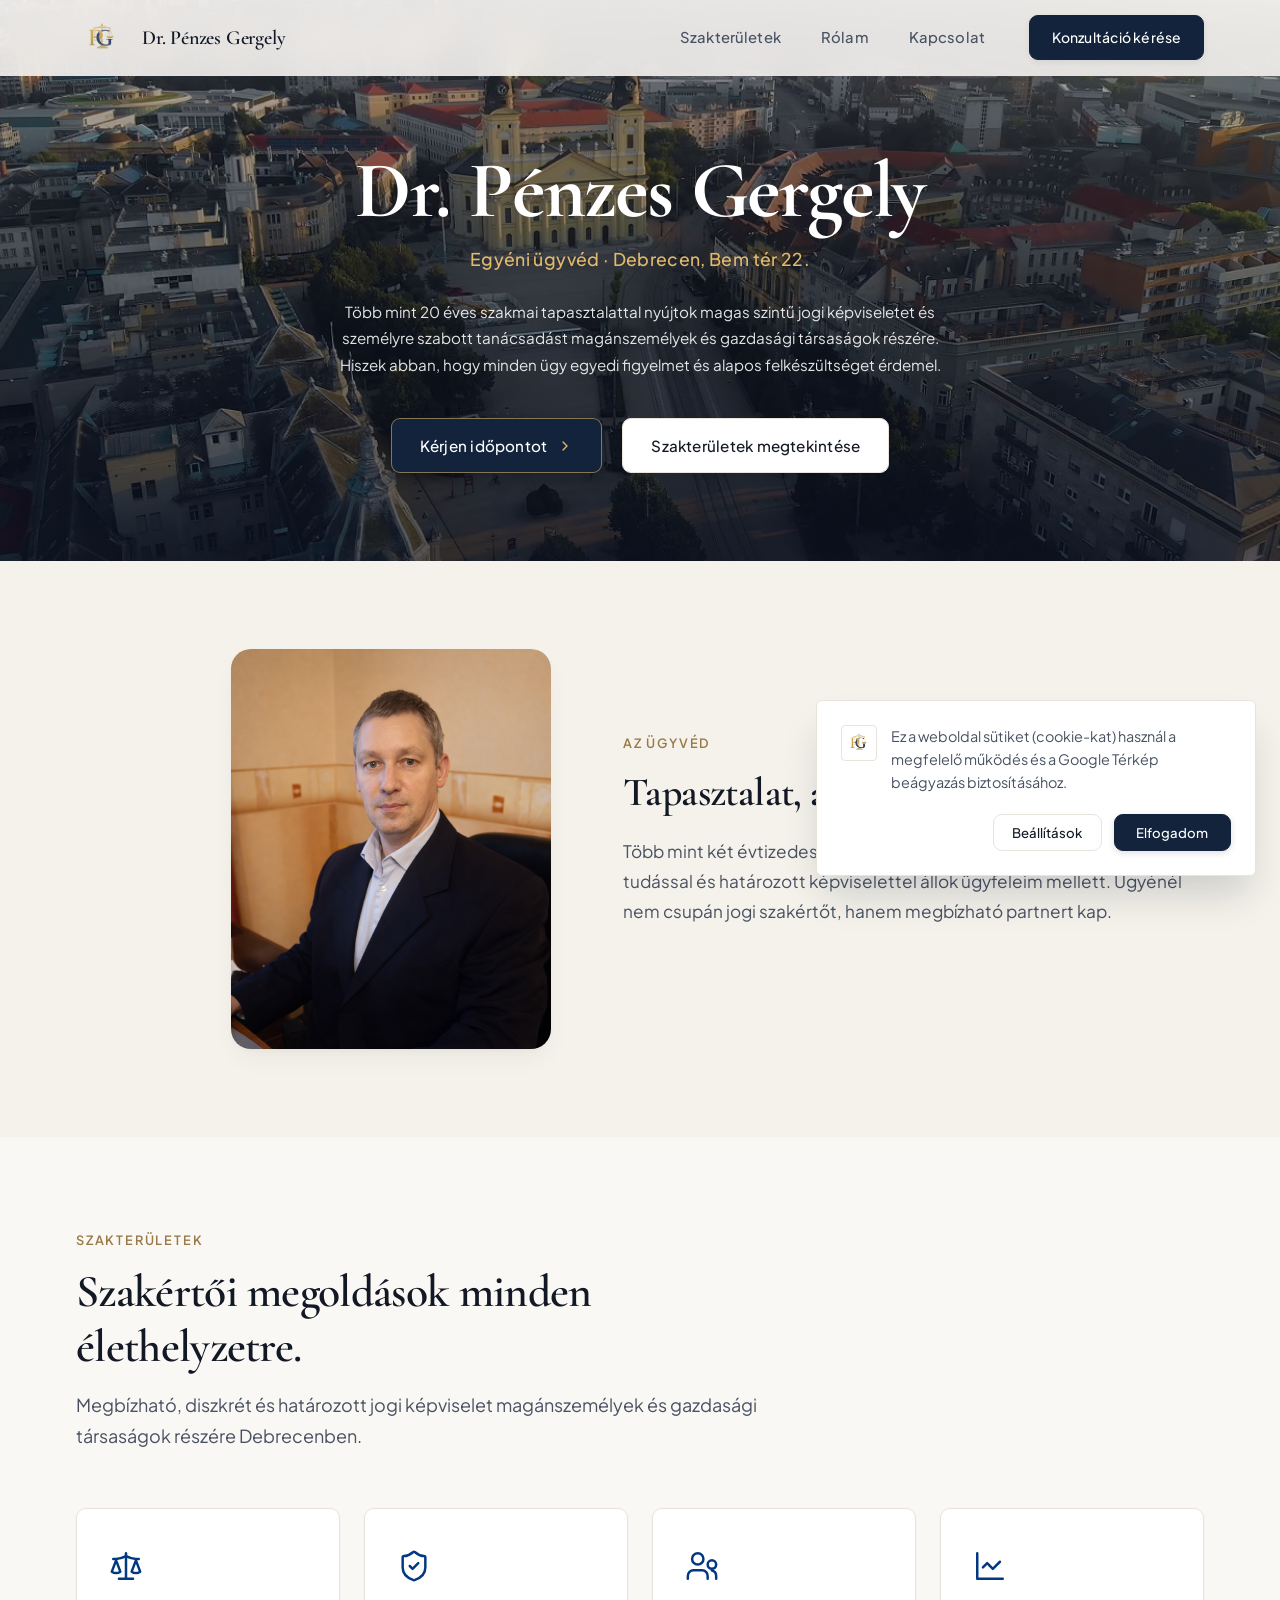
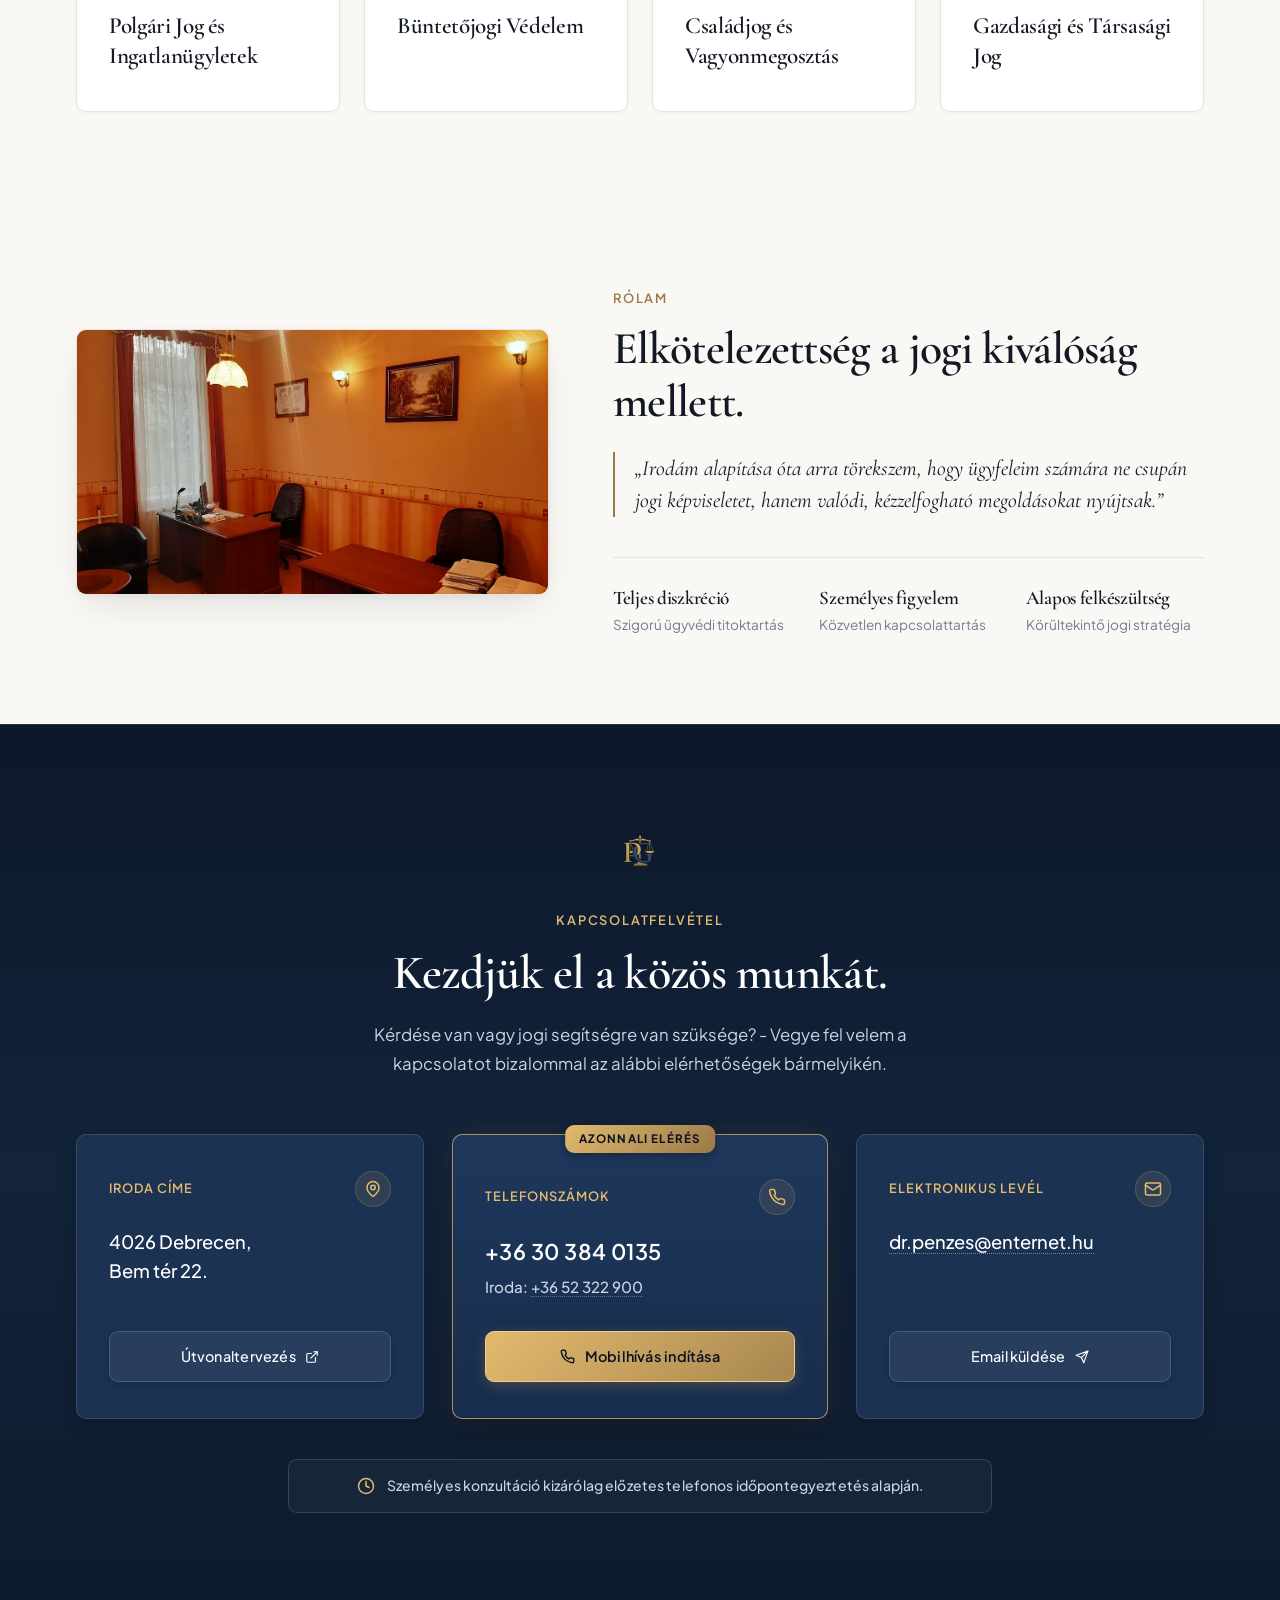
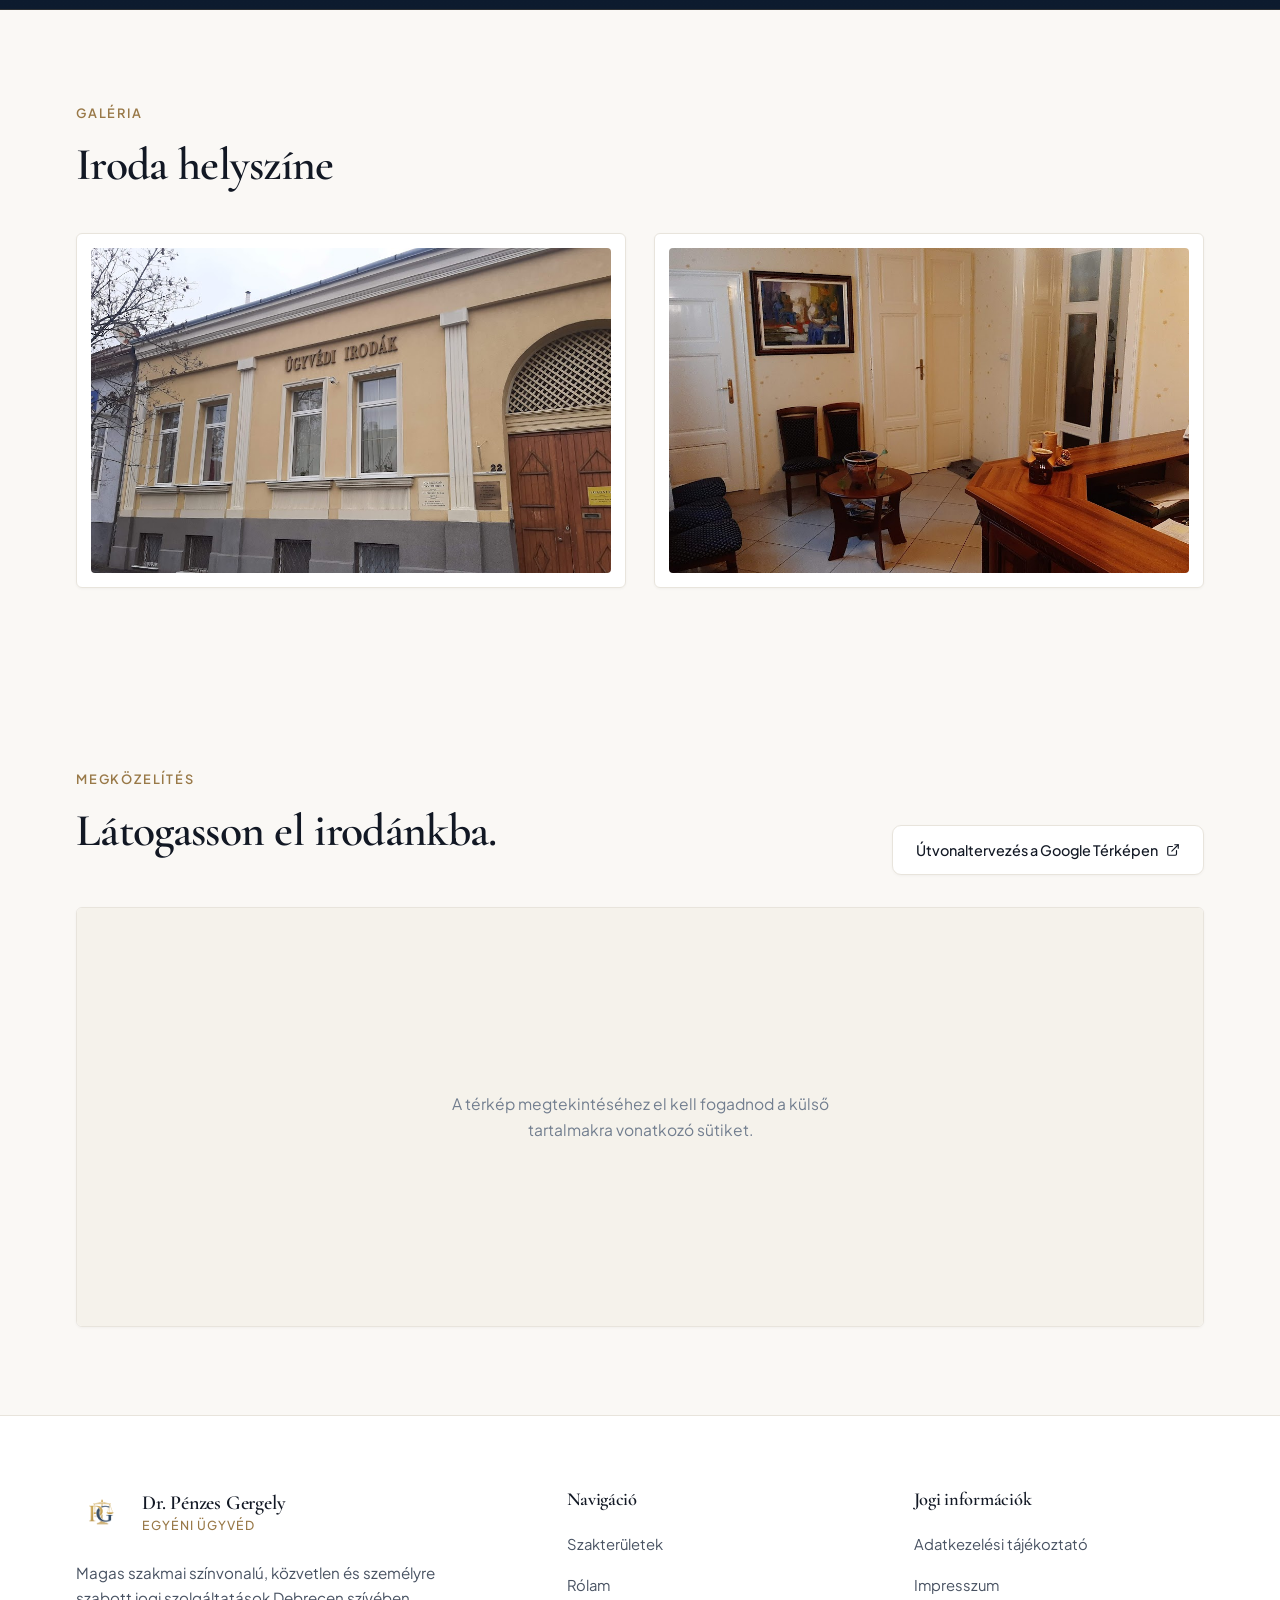
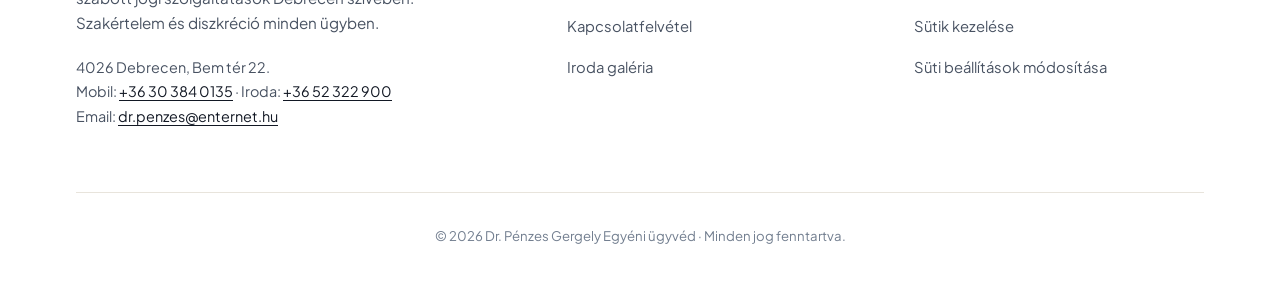
<file: index.html>
<!doctype html>
<html lang="hu">

<head>
  <meta charset="UTF-8" />
  <meta name="viewport" content="width=device-width, initial-scale=1.0" />
  <title>Dr. Pénzes Gergely egyéni ügyvéd · Debrecen</title>
  <meta name="description"
    content="Több mint 20 éves tapasztalattal rendelkező egyéni ügyvéd Debrecenben. Polgári jog, büntetőjog, családjog és gazdasági jogi tanácsadás és peres képviselet." />
  <link rel="canonical" href="https://drpenzesugyved.hu/">
  <link rel="icon" type="image/png" href="./img/favicon.png" sizes="96x96">

  <link rel="stylesheet" href="./src/fonts.css">
  <link rel="stylesheet" href="./src/index.css">

</head>

<body>
  <!-- Felső Navigációs Sáv -->
  <header>
    <nav class="navbar" aria-label="Fő navigáció">
      <div class="container navbar-container">
        <a href="./index.html" class="logo" aria-label="Dr. Pénzes Gergely ügyvéd kezdőlap">
          <img src="./img/logo.png" alt="Dr. Pénzes Gergely logó" class="logo-icon-img" width="52" height="52">
          <span class="logo-name">Dr. Pénzes Gergely</span>
        </a>

        <!-- Asztali Navigáció -->
        <div class="nav-links">
          <a href="#szakterületek" class="nav-link">Szakterületek</a>
          <a href="#rólam" class="nav-link">Rólam</a>
          <a href="#kapcsolat" class="nav-link">Kapcsolat</a>



          <a href="#kapcsolat" class="btn-consult">Konzultáció kérése</a>
        </div>

        <!-- Mobil Menü Gomb -->
        <button type="button" id="mobile-menu-toggle" class="mobile-toggle" aria-controls="mobile-menu"
          aria-expanded="false" aria-label="Menü megnyitása">
          <span class="mobile-toggle-icons" aria-hidden="true">
            <svg id="menu-icon" xmlns="http://www.w3.org/2000/svg" width="22" height="22" viewBox="0 0 24 24"
              fill="none" stroke="currentColor" stroke-width="2" stroke-linecap="round" stroke-linejoin="round"
              class="mobile-toggle-icon">
              <line x1="4" x2="20" y1="12" y2="12" />
              <line x1="4" x2="20" y1="6" y2="6" />
              <line x1="4" x2="20" y1="18" y2="18" />
            </svg>
            <svg id="close-icon" xmlns="http://www.w3.org/2000/svg" width="22" height="22" viewBox="0 0 24 24"
              fill="none" stroke="currentColor" stroke-width="2" stroke-linecap="round" stroke-linejoin="round"
              class="mobile-toggle-icon hidden">
              <path d="M18 6 6 18" />
              <path d="m6 6 12 12" />
            </svg>
          </span>
        </button>
      </div>

      <!-- Mobil Menü Legördülő -->
      <div id="mobile-menu" class="mobile-menu" aria-label="Mobil navigáció">
        <a href="#szakterületek" class="mobile-nav-link">Szakterületek</a>
        <a href="#rólam" class="mobile-nav-link">Rólam</a>
        <a href="#kapcsolat" class="mobile-nav-link">Kapcsolat</a>

        <a href="#kapcsolat" class="btn-mobile-consult">Konzultáció kérése</a>
      </div>
    </nav>
  </header>

  <main>
    <!-- Hero Szekció -->
    <section class="hero" aria-labelledby="hero-heading">
      <!-- Háttérvideó és elegáns átmeneti réteg -->
      <div class="hero-video-bg" aria-hidden="true">
        <video class="hero-video" autoplay muted loop playsinline preload="auto" poster="./img/hero-video-poster.jpg">
          <source src="./Debrecen.mp4" type="video/mp4">
        </video>
        <div class="hero-video-overlay"></div>
      </div>

      <div class="container">
        <div class="hero-grid">
          <div class="hero-content reveal">

            <h1 class="hero-title" id="hero-heading">
              Dr. Pénzes Gergely
            </h1>
            <p class="hero-role">Egyéni ügyvéd · Debrecen, Bem tér 22.</p>
            <p class="hero-desc">
              Több mint 20 éves szakmai tapasztalattal nyújtok magas szintű jogi képviseletet és személyre szabott
              tanácsadást magánszemélyek és gazdasági társaságok részére. Hiszek abban, hogy minden ügy egyedi figyelmet
              és alapos felkészültséget érdemel.
            </p>

            <div class="hero-actions">
              <a href="#kapcsolat" class="btn-primary">
                Kérjen időpontot
                <svg xmlns="http://www.w3.org/2000/svg" width="16" height="16" viewBox="0 0 24 24" fill="none"
                  stroke="currentColor" stroke-width="2" stroke-linecap="round" stroke-linejoin="round"
                  class="btn-primary-icon" aria-hidden="true">
                  <path d="m9 18 6-6-6-6" />
                </svg>
              </a>
              <a href="#szakterületek" class="btn-secondary">Szakterületek megtekintése</a>
            </div>
          </div>

        </div>
      </div>
    </section>

    <!-- Portré Szekció -->
    <section class="portrait-section" aria-labelledby="portrait-heading">
      <div class="container">
        <div class="portrait-grid">
          <!-- Portré kép -->
          <div class="portrait-image-wrap reveal">
            <div class="portrait-image-inner">
              <img class="portrait-image" src="./img/kozeliuj.png" alt="Dr. Pénzes Gergely egyéni ügyvéd portréja"
                width="600" height="750">
            </div>
          </div>

          <!-- Tartalom -->
          <div class="portrait-content reveal">
            <span class="portrait-tagline">Az ügyvéd</span>
            <h2 class="portrait-title" id="portrait-heading">Tapasztalat, amelyre számíthat.</h2>
            <p class="portrait-desc">
              Több mint két évtizedes joggyakorlat során megszerzett mély jogi tudással és határozott képviselettel
              állok ügyfeleim mellett. Ügyénél nem csupán jogi szakértőt, hanem megbízható partnert kap.
            </p>

          </div>
        </div>
      </div>
    </section>

    <!-- Szakterületek (Elegáns Szerkesztőségi Rács) -->
    <section id="szakterületek" class="section" aria-labelledby="szakteruletek-heading">
      <div class="container">
        <div class="section-header reveal">
          <span class="section-tagline">Szakterületek</span>
          <h2 class="section-title" id="szakteruletek-heading">Szakértői megoldások minden élethelyzetre.</h2>
          <p class="section-desc">Megbízható, diszkrét és határozott jogi képviselet magánszemélyek és gazdasági
            társaságok részére Debrecenben.</p>
        </div>

        <div class="practice-grid reveal">
          <!-- 1. Polgári Jog -->
          <div class="practice-card">
            <svg xmlns="http://www.w3.org/2000/svg" width="30" height="30" viewBox="0 0 24 24" fill="none"
              stroke="currentColor" stroke-width="1.75" stroke-linecap="round" stroke-linejoin="round"
              class="practice-icon" aria-hidden="true">
              <path d="m16 16 3-8 3 8c-.87.65-1.92 1-3 1s-2.13-.35-3-1Z" />
              <path d="m2 16 3-8 3 8c-.87.65-1.92 1-3 1s-2.13-.35-3-1Z" />
              <path d="M7 21h10" />
              <path d="M12 3v18" />
              <path d="M3 7h2c2 0 5-1 7-2 2 1 5 2 7 2h2" />
            </svg>
            <h3 class="practice-title">Polgári Jog és Ingatlanügyletek</h3>
          </div>

          <!-- 2. Büntetőjog -->
          <div class="practice-card">
            <svg xmlns="http://www.w3.org/2000/svg" width="30" height="30" viewBox="0 0 24 24" fill="none"
              stroke="currentColor" stroke-width="1.75" stroke-linecap="round" stroke-linejoin="round"
              class="practice-icon" aria-hidden="true">
              <path
                d="M20 13c0 5-3.5 7.5-7.66 8.95a1 1 0 0 1-.67-.01C7.5 20.5 4 18 4 13V6a1 1 0 0 1 1-1c2 0 4.5-1.2 6.24-2.72a1.17 1.17 0 0 1 1.52 0C14.51 3.81 17 5 19 5a1 1 0 0 1 1 1z" />
              <path d="m9 12 2 2 4-4" />
            </svg>
            <h3 class="practice-title">Büntetőjogi Védelem</h3>
          </div>

          <!-- 3. Családjog -->
          <div class="practice-card">
            <svg xmlns="http://www.w3.org/2000/svg" width="30" height="30" viewBox="0 0 24 24" fill="none"
              stroke="currentColor" stroke-width="1.75" stroke-linecap="round" stroke-linejoin="round"
              class="practice-icon" aria-hidden="true">
              <path d="M16 21v-2a4 4 0 0 0-4-4H6a4 4 0 0 0-4 4v2" />
              <circle cx="9" cy="7" r="4" />
              <path d="M22 21v-2a4 4 0 0 0-3-3.87" />
              <circle cx="19" cy="11" r="3" />
            </svg>
            <h3 class="practice-title">Családjog és Vagyonmegosztás</h3>
          </div>

          <!-- 4. Gazdasági Jog -->
          <div class="practice-card">
            <svg xmlns="http://www.w3.org/2000/svg" width="30" height="30" viewBox="0 0 24 24" fill="none"
              stroke="currentColor" stroke-width="1.75" stroke-linecap="round" stroke-linejoin="round"
              class="practice-icon" aria-hidden="true">
              <path d="M3 3v18h18" />
              <path d="m19 9-5 5-4-4-3 3" />
            </svg>
            <h3 class="practice-title">Gazdasági és Társasági Jog</h3>
          </div>
        </div>
      </div>
    </section>

    <!-- Rólam Szekció -->
    <section id="rólam" class="section" aria-labelledby="rolam-heading">
      <div class="container">
        <div class="about-editorial">
          <!-- Bal oldal: Iroda Fotó modern keretben -->
          <div class="about-photo-wrapper reveal">
            <div class="about-photo-frame">
              <img src="./img/iroda1.jpg" alt="Dr. Pénzes Gergely Ügyvédi Iroda - Bem tér 22." class="about-photo"
                width="600" height="338">
            </div>
          </div>

          <!-- Jobb oldal: Szakmai Hitvallás és Értékek -->
          <div class="about-content reveal">
            <span class="section-tagline">Rólam</span>
            <h2 class="section-title" id="rolam-heading">
              Elkötelezettség a jogi kiválóság mellett.
            </h2>
            <blockquote class="about-quote">
              „Irodám alapítása óta arra törekszem, hogy ügyfeleim számára ne csupán jogi képviseletet, hanem valódi,
              kézzelfogható megoldásokat nyújtsak.”
            </blockquote>

            <!-- Szakmai alapértékek -->
            <div class="about-pillars">
              <div class="about-pillar-item">
                <h3 class="about-pillar-title">Teljes diszkréció</h3>
                <p class="about-pillar-desc">Szigorú ügyvédi titoktartás</p>
              </div>

              <div class="about-pillar-item">
                <h3 class="about-pillar-title">Személyes figyelem</h3>
                <p class="about-pillar-desc">Közvetlen kapcsolattartás</p>
              </div>

              <div class="about-pillar-item">
                <h3 class="about-pillar-title">Alapos felkészültség</h3>
                <p class="about-pillar-desc">Körültekintő jogi stratégia</p>
              </div>
            </div>
          </div>
        </div>
      </div>
    </section>

    <!-- Kapcsolat Szekció -->
    <section id="kapcsolat" class="contact-section" aria-labelledby="kapcsolat-heading">
      <div class="container">
        <div class="contact-header reveal">
          <div class="contact-header-brand">
            <img src="./img/logo.png" alt="Dr. Pénzes Gergely logó" class="contact-header-logo" width="64" height="64">
          </div>
          <span class="contact-tagline">Kapcsolatfelvétel</span>
          <h2 class="contact-title" id="kapcsolat-heading">Kezdjük el a közös munkát.</h2>
          <p class="contact-desc">
            Kérdése van vagy jogi segítségre van szüksége? - Vegye fel velem a kapcsolatot bizalommal az
            alábbi elérhetőségek bármelyikén.
          </p>

        </div>

        <div class="contact-grid reveal">
          <!-- Iroda Címe -->
          <div class="contact-item-card">
            <div class="contact-item-main">
              <div class="contact-item-top">
                <span class="contact-item-label">Iroda címe</span>
                <div class="contact-item-icon-wrap" aria-hidden="true">
                  <svg xmlns="http://www.w3.org/2000/svg" width="20" height="20" viewBox="0 0 24 24" fill="none"
                    stroke="currentColor" stroke-width="2" stroke-linecap="round" stroke-linejoin="round"
                    class="contact-item-icon">
                    <path d="M20 10c0 6-8 12-8 12s-8-6-8-12a8 8 0 0 1 16 0Z" />
                    <circle cx="12" cy="10" r="3" />
                  </svg>
                </div>
              </div>
              <div class="contact-item-val">
                4026 Debrecen,<br />Bem tér 22.
              </div>
            </div>
            <div class="contact-item-footer">
              <a href="https://www.google.com/maps/dir/?api=1&destination=Debrecen,+Bem+tér+22,+4026" target="_blank"
                rel="noopener noreferrer" class="contact-action-btn">
                <span>Útvonaltervezés</span>
                <svg xmlns="http://www.w3.org/2000/svg" width="14" height="14" viewBox="0 0 24 24" fill="none"
                  stroke="currentColor" stroke-width="2" stroke-linecap="round" stroke-linejoin="round"
                  aria-hidden="true">
                  <path d="M18 13v6a2 2 0 0 1-2 2H5a2 2 0 0 1-2-2V8a2 2 0 0 1 2-2h6" />
                  <polyline points="15 3 21 3 21 9" />
                  <line x1="10" y1="14" x2="21" y2="3" />
                </svg>
              </a>
            </div>
          </div>

          <!-- Telefonszámok (Kiemelt) -->
          <div class="contact-item-card contact-card-featured">
            <div class="contact-card-badge-row">
              <span class="contact-featured-badge">Azonnali elérés</span>
            </div>
            <div class="contact-item-main">
              <div class="contact-item-top">
                <span class="contact-item-label">Telefonszámok</span>
                <div class="contact-item-icon-wrap" aria-hidden="true">
                  <svg xmlns="http://www.w3.org/2000/svg" width="20" height="20" viewBox="0 0 24 24" fill="none"
                    stroke="currentColor" stroke-width="2" stroke-linecap="round" stroke-linejoin="round"
                    class="contact-item-icon">
                    <path
                      d="M22 16.92v3a2 2 0 0 1-2.18 2 19.79 19.79 0 0 1-8.63-3.07 19.5 19.5 0 0 1-6-6 19.79 19.79 0 0 1-3.07-8.67A2 2 0 0 1 4.11 2h3a2 2 0 0 1 2 1.72 12.84 12.84 0 0 0 .7 2.81 2 2 0 0 1-.45 2.11L8.09 9.91a16 16 0 0 0 6 6l1.27-1.27a2 2 0 0 1 2.11-.45 12.84 12.84 0 0 0 2.81.7A2 2 0 0 1 22 16.92z" />
                  </svg>
                </div>
              </div>
              <div class="contact-item-val contact-item-val-featured">
                <span class="contact-phone-highlight"><a href="tel:+36303840135">+36 30 384 0135</a></span>
                <span class="contact-phone-secondary">Iroda: <a href="tel:+3652322900">+36 52 322 900</a></span>
              </div>
            </div>
            <div class="contact-item-footer">
              <a href="tel:+36303840135" class="contact-action-btn contact-action-btn-primary">
                <svg xmlns="http://www.w3.org/2000/svg" width="15" height="15" viewBox="0 0 24 24" fill="none"
                  stroke="currentColor" stroke-width="2.2" stroke-linecap="round" stroke-linejoin="round"
                  aria-hidden="true">
                  <path
                    d="M22 16.92v3a2 2 0 0 1-2.18 2 19.79 19.79 0 0 1-8.63-3.07 19.5 19.5 0 0 1-6-6 19.79 19.79 0 0 1-3.07-8.67A2 2 0 0 1 4.11 2h3a2 2 0 0 1 2 1.72 12.84 12.84 0 0 0 .7 2.81 2 2 0 0 1-.45 2.11L8.09 9.91a16 16 0 0 0 6 6l1.27-1.27a2 2 0 0 1 2.11-.45 12.84 12.84 0 0 0 2.81.7A2 2 0 0 1 22 16.92z" />
                </svg>
                <span>Mobilhívás indítása</span>
              </a>
            </div>
          </div>

          <!-- Email Cím -->
          <div class="contact-item-card">
            <div class="contact-item-main">
              <div class="contact-item-top">
                <span class="contact-item-label">Elektronikus levél</span>
                <div class="contact-item-icon-wrap" aria-hidden="true">
                  <svg xmlns="http://www.w3.org/2000/svg" width="20" height="20" viewBox="0 0 24 24" fill="none"
                    stroke="currentColor" stroke-width="2" stroke-linecap="round" stroke-linejoin="round"
                    class="contact-item-icon">
                    <rect width="20" height="16" x="2" y="4" rx="2" />
                    <path d="m22 7-8.97 5.7a1.94 1.94 0 0 1-2.06 0L2 7" />
                  </svg>
                </div>
              </div>
              <div class="contact-item-val">
                <a href="mailto:dr.penzes@enternet.hu">dr.penzes@enternet.hu</a>
              </div>
            </div>
            <div class="contact-item-footer">
              <a href="mailto:dr.penzes@enternet.hu" class="contact-action-btn">
                <span>Email küldése</span>
                <svg xmlns="http://www.w3.org/2000/svg" width="14" height="14" viewBox="0 0 24 24" fill="none"
                  stroke="currentColor" stroke-width="2" stroke-linecap="round" stroke-linejoin="round"
                  aria-hidden="true">
                  <path d="m22 2-7 20-4-9-9-4Z" />
                  <path d="M22 2 11 13" />
                </svg>
              </a>
            </div>
          </div>
        </div>

        <!-- Ügyfélfogadási megjegyzés -->
        <div class="contact-notice reveal">
          <svg xmlns="http://www.w3.org/2000/svg" width="16" height="16" viewBox="0 0 24 24" fill="none"
            stroke="currentColor" stroke-width="2" stroke-linecap="round" stroke-linejoin="round"
            class="contact-notice-icon" aria-hidden="true">
            <circle cx="12" cy="12" r="10" />
            <polyline points="12 6 12 12 16 14" />
          </svg>
          <span>Személyes konzultáció kizárólag előzetes telefonos időpontegyeztetés alapján.</span>
        </div>
      </div>
    </section>

    <!-- Galéria Szekció -->
    <section class="section office-gallery" id="tovabbikepek" aria-labelledby="galeria-heading">
      <div class="container">
        <div class="section-header reveal" style="margin-bottom: 2.5rem;">
          <span class="section-tagline">Galéria</span>
          <h2 class="section-title" id="galeria-heading">Iroda helyszíne</h2>
        </div>

        <div class="gallery-grid reveal">
          <div class="gallery-card">
            <div class="gallery-media">
              <img src="./img/iroda3.jpg" alt="Dr. Pénzes Gergely ügyvédi iroda épülete - Debrecen, Bem tér 22."
                class="gallery-img" width="600" height="375">
            </div>
          </div>

          <div class="gallery-card">
            <div class="gallery-media">
              <img src="./img/iroda2.jpg" alt="Ügyvédi iroda belső tárgyaló" class="gallery-img" width="600"
                height="375">
            </div>
          </div>
        </div>
      </div>
    </section>

    <!-- Google Térkép Szekció -->
    <section class="section" aria-labelledby="terkep-heading">
      <div class="container">
        <div class="maps-header reveal">
          <div>
            <span class="section-tagline">Megközelítés</span>
            <h2 class="section-title" id="terkep-heading">Látogasson el irodánkba.</h2>
          </div>
          <a href="https://www.google.com/maps/dir/?api=1&destination=Debrecen,+Bem+tér+22,+4026" target="_blank"
            rel="noopener noreferrer" class="maps-link-btn">
            Útvonaltervezés a Google Térképen
            <svg xmlns="http://www.w3.org/2000/svg" width="14" height="14" viewBox="0 0 24 24" fill="none"
              stroke="currentColor" stroke-width="2" stroke-linecap="round" stroke-linejoin="round" aria-hidden="true">
              <path d="M18 13v6a2 2 0 0 1-2 2H5a2 2 0 0 1-2-2V8a2 2 0 0 1 2-2h6" />
              <polyline points="15 3 21 3 21 9" />
              <line x1="10" y1="14" x2="21" y2="3" />
            </svg>
          </a>
        </div>

        <div class="map-card reveal">
          <iframe id="google-map" width="100%" height="100%" style="border:0; display:none;" loading="lazy"
            referrerpolicy="no-referrer-when-downgrade"
            data-src="https://www.google.com/maps/embed?pb=!1m18!1m12!1m3!1d2694.135017415178!2d21.62345678901234!3d47.54123456789012!2m3!1f0!2f0!3f0!3m2!1i1024!2i768!4f13.1!3m3!1m2!1s0x47470e6789abcdef%3A0x123456789abcdef!2zRGVicmVjZW4sIEJlbSB0w6lyIDIyLCA0MDI2!5e0!3m2!1shu!2shu!4v1711554258000"
            allowfullscreen title="Iroda elhelyezkedése a Google Térképen">
          </iframe>
          <div id="map-placeholder">
            <p>A térkép megtekintéséhez el kell fogadnod a külső tartalmakra vonatkozó sütiket.</p>
          </div>
        </div>
      </div>
    </section>
  </main>

  <!-- Klasszikus Elegáns Lábléc -->
  <footer class="footer">
    <div class="container">
      <div class="footer-grid">
        <div>
          <a href="./index.html" class="logo" style="margin-bottom: 0.5rem;">
            <img src="./img/logo.png" alt="Dr. Pénzes Gergely logó" class="logo-icon-img" width="52" height="52">
            <div class="logo-text">
              <span class="logo-name">Dr. Pénzes Gergely</span>
              <span class="logo-sub">Egyéni ügyvéd</span>
            </div>
          </a>
          <p class="footer-logo-desc">
            Magas szakmai színvonalú, közvetlen és személyre szabott jogi szolgáltatások Debrecen szívében. Szakértelem
            és diszkréció minden ügyben.
          </p>
          <div class="footer-contact-info">
            <p>4026 Debrecen, Bem tér 22.</p>
            <p>Mobil: <a href="tel:+36303840135">+36 30 384 0135</a> · Iroda: <a href="tel:+3652322900">+36 52 322
                900</a></p>
            <p>Email: <a href="mailto:dr.penzes@enternet.hu">dr.penzes@enternet.hu</a></p>
          </div>
        </div>

        <div>
          <h4 class="footer-title">Navigáció</h4>
          <ul class="footer-links">
            <li><a href="#szakterületek" class="footer-link">Szakterületek</a></li>
            <li><a href="#rólam" class="footer-link">Rólam</a></li>
            <li><a href="#kapcsolat" class="footer-link">Kapcsolatfelvétel</a></li>
            <li><a href="#tovabbikepek" class="footer-link">Iroda galéria</a></li>
          </ul>
        </div>

        <div>
          <h4 class="footer-title">Jogi információk</h4>
          <ul class="footer-links">
            <li><a href="src/adatvedelem.html" class="footer-link">Adatkezelési tájékoztató</a></li>
            <li><a href="src/impresszum.html" class="footer-link">Impresszum</a></li>
            <li><a href="src/sutik-kezelese.html" class="footer-link">Sütik kezelése</a></li>
            <li><a href="#" id="reopen-cookie-settings" class="footer-link">Süti beállítások módosítása</a></li>
          </ul>
        </div>
      </div>

      <div class="footer-bottom">
        <p class="copyright">© 2026 Dr. Pénzes Gergely Egyéni ügyvéd · Minden jog fenntartva.</p>
      </div>
    </div>
  </footer>

  <!-- Süti Hozzájárulási Értesítés -->
  <aside aria-label="Süti hozzájárulási értesítés">
    <div class="cookie">
      <div class="cookie-content-wrapper">
        <img src="./img/logo.png" alt="Dr. Pénzes Gergely logó" class="cookie-logo" width="36" height="36">
        <p>Ez a weboldal sütiket (cookie-kat) használ a megfelelő működés és a Google Térkép beágyazás biztosításához.
        </p>
      </div>
      <div class="cookie-gombok">
        <button type="button" id="cookie-beallitasok" class="cookie-beallitasok">Beállítások</button>
        <button type="button" id="cookie-elfogad" class="cookie-elfogad">Elfogadom</button>
      </div>
    </div>
  </aside>

  <!-- Süti Beállítások Modál -->
  <div id="cookie-modal" class="modal-overlay" role="dialog" aria-modal="true" aria-labelledby="cookie-modal-title">
    <div class="modal-content">
      <div class="modal-header-brand">
        <img src="./img/logo.png" alt="Dr. Pénzes Gergely logó" class="modal-logo" width="40" height="40">
        <h3 id="cookie-modal-title">Süti beállítások</h3>
      </div>
      <p>Válassza ki, mely sütik használatához járul hozzá:</p>

      <div class="cookie-options">
        <div class="option-item">
          <div class="option-info">
            <strong>Alapvető működési sütik</strong>
            <span>Az oldal zavartalan működéséhez szükségesek.</span>
          </div>
          <input type="checkbox" checked disabled aria-label="Alapvető sütik engedélyezve">
        </div>
        <div class="option-item">
          <div class="option-info">
            <strong>Külső tartalmak (Google Maps)</strong>
            <span>Lehetővé teszi az interaktív térkép betöltését.</span>
          </div>
          <label class="switch">
            <input type="checkbox" id="check-maps" aria-label="Google Maps beágyazás engedélyezése">
            <span class="slider"></span>
          </label>
        </div>
      </div>

      <div class="modal-buttons">
        <button type="button" id="save-settings" class="btn-save">Beállítások mentése</button>
      </div>
    </div>
  </div>

  <!-- Vissza a tetejére gomb -->
  <button type="button" id="back-to-top" class="back-to-top" aria-label="Vissza a tetejére" title="Vissza a tetejére">
    <svg xmlns="http://www.w3.org/2000/svg" width="26" height="26" viewBox="0 0 24 24" fill="none" stroke="currentColor"
      stroke-width="2.5" stroke-linecap="round" stroke-linejoin="round" aria-hidden="true">
      <path d="m18 15-6-6-6 6" />
    </svg>
  </button>

  <script defer src="./src/script.js"></script>
</body>

</html>
</file>
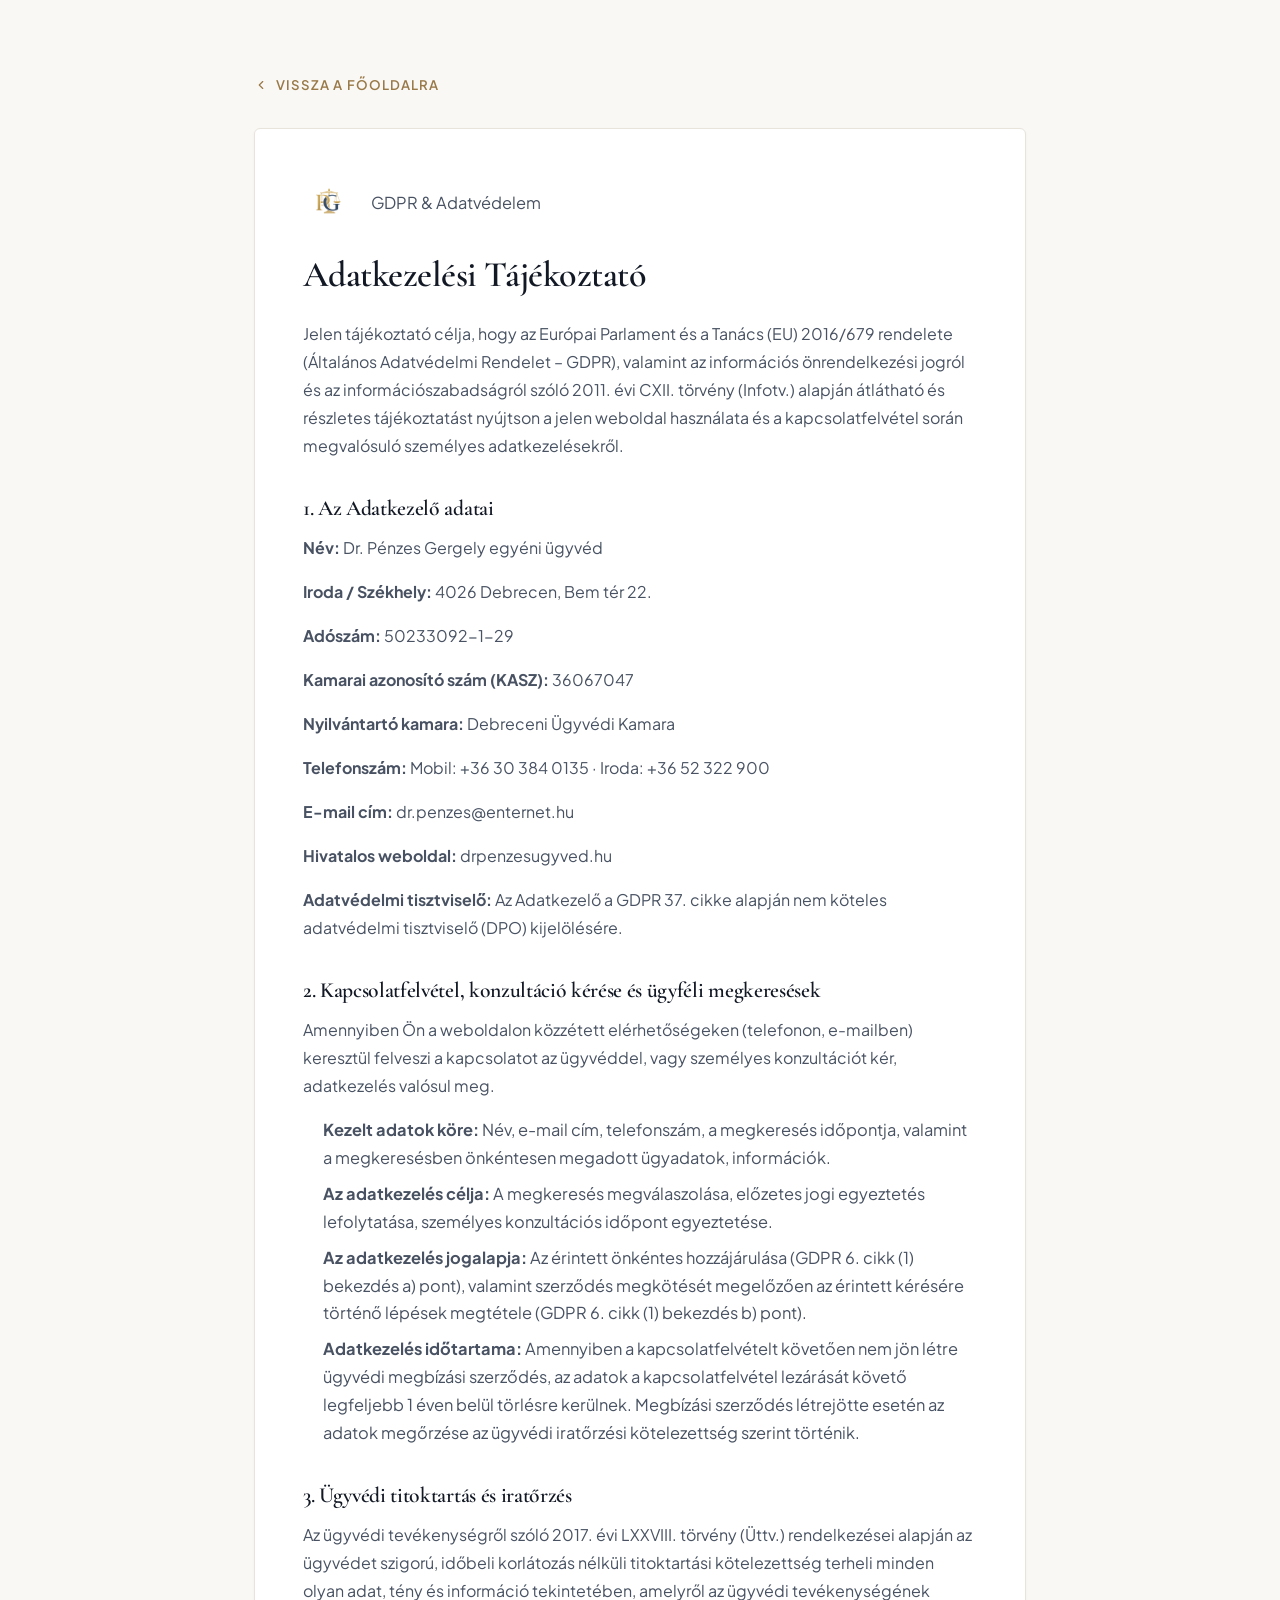
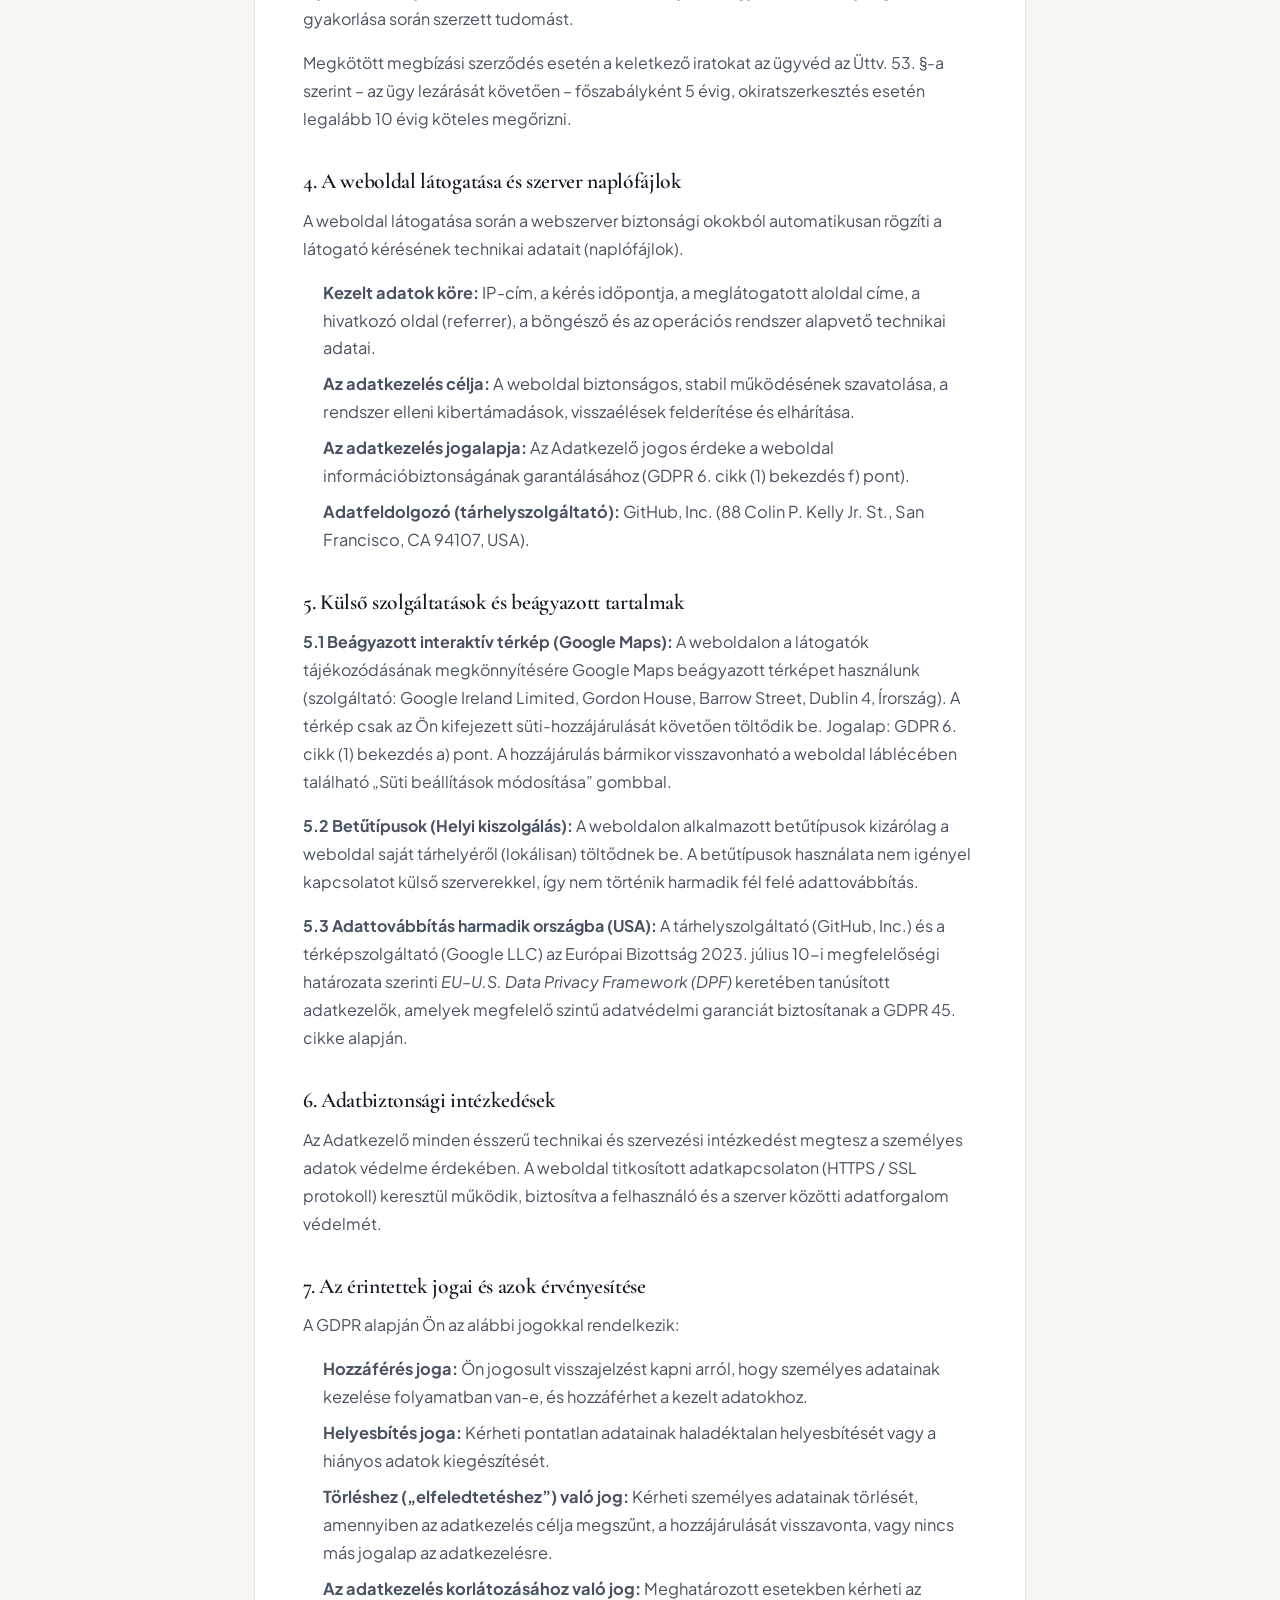
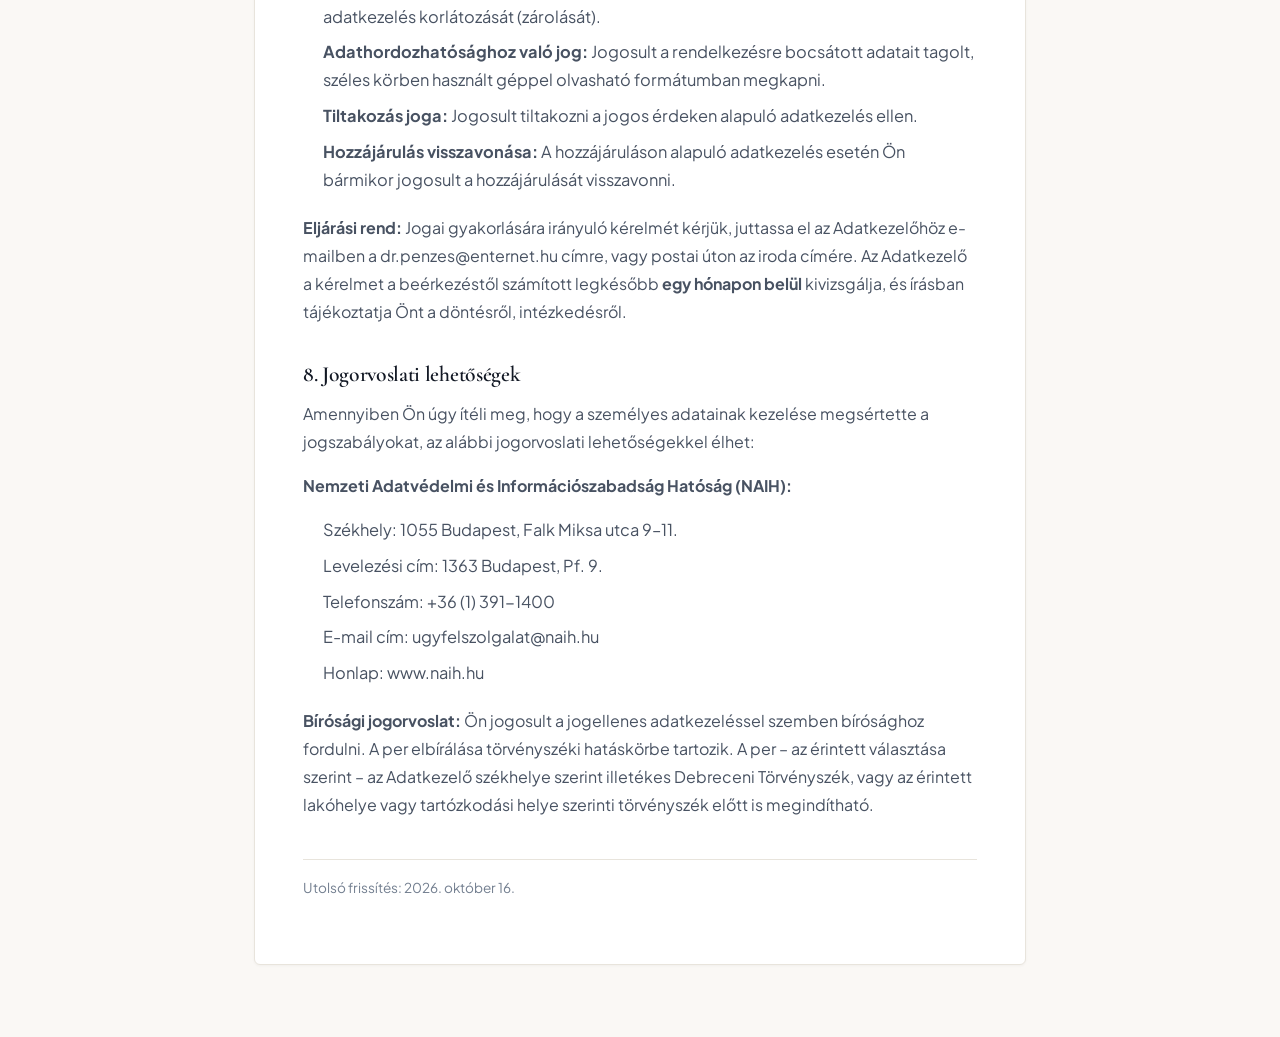
<file: src/adatvedelem.html>
<!DOCTYPE html>
<html lang="hu">

<head>
    <meta charset="UTF-8">
    <meta name="viewport" content="width=device-width, initial-scale=1.0">
    <title>Adatkezelési Tájékoztató · Dr. Pénzes Gergely egyéni ügyvéd</title>
    <link rel="canonical" href="https://drpenzesugyved.hu/src/adatvedelem.html">
    <link rel="icon" type="image/png" href="../img/favicon.png" sizes="96x96">
    <meta name="robots" content="index, follow">
    <link rel="stylesheet" href="./index.css">
</head>

<body>
    <div class="legal-container">
        <a href="../index.html" class="legal-back-link">
            <svg xmlns="http://www.w3.org/2000/svg" width="14" height="14" viewBox="0 0 24 24" fill="none"
                stroke="currentColor" stroke-width="2" stroke-linecap="round" stroke-linejoin="round" aria-hidden="true">
                <path d="m15 18-6-6 6-6" />
            </svg>
            Vissza a főoldalra
        </a>

        <div class="legal-card">
            <div class="legal-header-brand">
                <img src="../img/logo.png" alt="Dr. Pénzes Gergely logó" class="logo-icon-img" width="44" height="44">
                <span class="font-mono-tag">GDPR & Adatvédelem</span>
            </div>
            <h1>Adatkezelési Tájékoztató</h1>
            <p>Jelen tájékoztató célja, hogy az Európai Parlament és a Tanács (EU) 2016/679 rendelete (Általános Adatvédelmi Rendelet – GDPR), valamint az információs önrendelkezési jogról és az információszabadságról szóló 2011. évi CXII. törvény (Infotv.) alapján átlátható és részletes tájékoztatást nyújtson a jelen weboldal használata és a kapcsolatfelvétel során megvalósuló személyes adatkezelésekről.</p>

            <h2>1. Az Adatkezelő adatai</h2>
            <p><strong>Név:</strong> Dr. Pénzes Gergely egyéni ügyvéd</p>
            <p><strong>Iroda / Székhely:</strong> 4026 Debrecen, Bem tér 22.</p>
            <p><strong>Adószám:</strong> 50233092-1-29</p>
            <p><strong>Kamarai azonosító szám (KASZ):</strong> 36067047</p>
            <p><strong>Nyilvántartó kamara:</strong> Debreceni Ügyvédi Kamara</p>
            <p><strong>Telefonszám:</strong> Mobil: <a href="tel:+36303840135">+36 30 384 0135</a> · Iroda: <a href="tel:+3652322900">+36 52 322 900</a></p>
            <p><strong>E-mail cím:</strong> <a href="mailto:dr.penzes@enternet.hu">dr.penzes@enternet.hu</a></p>
            <p><strong>Hivatalos weboldal:</strong> <a href="https://drpenzesugyved.hu">drpenzesugyved.hu</a></p>
            <p><strong>Adatvédelmi tisztviselő:</strong> Az Adatkezelő a GDPR 37. cikke alapján nem köteles adatvédelmi tisztviselő (DPO) kijelölésére.</p>

            <h2>2. Kapcsolatfelvétel, konzultáció kérése és ügyféli megkeresések</h2>
            <p>Amennyiben Ön a weboldalon közzétett elérhetőségeken (telefonon, e-mailben) keresztül felveszi a kapcsolatot az ügyvéddel, vagy személyes konzultációt kér, adatkezelés valósul meg.</p>
            <ul>
                <li><strong>Kezelt adatok köre:</strong> Név, e-mail cím, telefonszám, a megkeresés időpontja, valamint a megkeresésben önkéntesen megadott ügyadatok, információk.</li>
                <li><strong>Az adatkezelés célja:</strong> A megkeresés megválaszolása, előzetes jogi egyeztetés lefolytatása, személyes konzultációs időpont egyeztetése.</li>
                <li><strong>Az adatkezelés jogalapja:</strong> Az érintett önkéntes hozzájárulása (GDPR 6. cikk (1) bekezdés a) pont), valamint szerződés megkötését megelőzően az érintett kérésére történő lépések megtétele (GDPR 6. cikk (1) bekezdés b) pont).</li>
                <li><strong>Adatkezelés időtartama:</strong> Amennyiben a kapcsolatfelvételt követően nem jön létre ügyvédi megbízási szerződés, az adatok a kapcsolatfelvétel lezárását követő legfeljebb 1 éven belül törlésre kerülnek. Megbízási szerződés létrejötte esetén az adatok megőrzése az ügyvédi iratőrzési kötelezettség szerint történik.</li>
            </ul>

            <h2>3. Ügyvédi titoktartás és iratőrzés</h2>
            <p>Az ügyvédi tevékenységről szóló 2017. évi LXXVIII. törvény (Üttv.) rendelkezései alapján az ügyvédet szigorú, időbeli korlátozás nélküli titoktartási kötelezettség terheli minden olyan adat, tény és információ tekintetében, amelyről az ügyvédi tevékenységének gyakorlása során szerzett tudomást.</p>
            <p>Megkötött megbízási szerződés esetén a keletkező iratokat az ügyvéd az Üttv. 53. §-a szerint – az ügy lezárását követően – főszabályként 5 évig, okiratszerkesztés esetén legalább 10 évig köteles megőrizni.</p>

            <h2>4. A weboldal látogatása és szerver naplófájlok</h2>
            <p>A weboldal látogatása során a webszerver biztonsági okokból automatikusan rögzíti a látogató kérésének technikai adatait (naplófájlok).</p>
            <ul>
                <li><strong>Kezelt adatok köre:</strong> IP-cím, a kérés időpontja, a meglátogatott aloldal címe, a hivatkozó oldal (referrer), a böngésző és az operációs rendszer alapvető technikai adatai.</li>
                <li><strong>Az adatkezelés célja:</strong> A weboldal biztonságos, stabil működésének szavatolása, a rendszer elleni kibertámadások, visszaélések felderítése és elhárítása.</li>
                <li><strong>Az adatkezelés jogalapja:</strong> Az Adatkezelő jogos érdeke a weboldal információbiztonságának garantálásához (GDPR 6. cikk (1) bekezdés f) pont).</li>
                <li><strong>Adatfeldolgozó (tárhelyszolgáltató):</strong> GitHub, Inc. (88 Colin P. Kelly Jr. St., San Francisco, CA 94107, USA).</li>
            </ul>

            <h2>5. Külső szolgáltatások és beágyazott tartalmak</h2>
            <p><strong>5.1 Beágyazott interaktív térkép (Google Maps):</strong> A weboldalon a látogatók tájékozódásának megkönnyítésére Google Maps beágyazott térképet használunk (szolgáltató: Google Ireland Limited, Gordon House, Barrow Street, Dublin 4, Írország). A térkép csak az Ön kifejezett süti-hozzájárulását követően töltődik be. Jogalap: GDPR 6. cikk (1) bekezdés a) pont. A hozzájárulás bármikor visszavonható a weboldal láblécében található „Süti beállítások módosítása” gombbal.</p>
            <p><strong>5.2 Betűtípusok (Helyi kiszolgálás):</strong> A weboldalon alkalmazott betűtípusok kizárólag a weboldal saját tárhelyéről (lokálisan) töltődnek be. A betűtípusok használata nem igényel kapcsolatot külső szerverekkel, így nem történik harmadik fél felé adattovábbítás.</p>
            <p><strong>5.3 Adattovábbítás harmadik országba (USA):</strong> A tárhelyszolgáltató (GitHub, Inc.) és a térképszolgáltató (Google LLC) az Európai Bizottság 2023. július 10-i megfelelőségi határozata szerinti <em>EU–U.S. Data Privacy Framework (DPF)</em> keretében tanúsított adatkezelők, amelyek megfelelő szintű adatvédelmi garanciát biztosítanak a GDPR 45. cikke alapján.</p>

            <h2>6. Adatbiztonsági intézkedések</h2>
            <p>Az Adatkezelő minden ésszerű technikai és szervezési intézkedést megtesz a személyes adatok védelme érdekében. A weboldal titkosított adatkapcsolaton (HTTPS / SSL protokoll) keresztül működik, biztosítva a felhasználó és a szerver közötti adatforgalom védelmét.</p>

            <h2>7. Az érintettek jogai és azok érvényesítése</h2>
            <p>A GDPR alapján Ön az alábbi jogokkal rendelkezik:</p>
            <ul>
                <li><strong>Hozzáférés joga:</strong> Ön jogosult visszajelzést kapni arról, hogy személyes adatainak kezelése folyamatban van-e, és hozzáférhet a kezelt adatokhoz.</li>
                <li><strong>Helyesbítés joga:</strong> Kérheti pontatlan adatainak haladéktalan helyesbítését vagy a hiányos adatok kiegészítését.</li>
                <li><strong>Törléshez („elfeledtetéshez”) való jog:</strong> Kérheti személyes adatainak törlését, amennyiben az adatkezelés célja megszűnt, a hozzájárulását visszavonta, vagy nincs más jogalap az adatkezelésre.</li>
                <li><strong>Az adatkezelés korlátozásához való jog:</strong> Meghatározott esetekben kérheti az adatkezelés korlátozását (zárolását).</li>
                <li><strong>Adathordozhatósághoz való jog:</strong> Jogosult a rendelkezésre bocsátott adatait tagolt, széles körben használt géppel olvasható formátumban megkapni.</li>
                <li><strong>Tiltakozás joga:</strong> Jogosult tiltakozni a jogos érdeken alapuló adatkezelés ellen.</li>
                <li><strong>Hozzájárulás visszavonása:</strong> A hozzájáruláson alapuló adatkezelés esetén Ön bármikor jogosult a hozzájárulását visszavonni.</li>
            </ul>
            <p><strong>Eljárási rend:</strong> Jogai gyakorlására irányuló kérelmét kérjük, juttassa el az Adatkezelőhöz e-mailben a <a href="mailto:dr.penzes@enternet.hu">dr.penzes@enternet.hu</a> címre, vagy postai úton az iroda címére. Az Adatkezelő a kérelmet a beérkezéstől számított legkésőbb <strong>egy hónapon belül</strong> kivizsgálja, és írásban tájékoztatja Önt a döntésről, intézkedésről.</p>

            <h2>8. Jogorvoslati lehetőségek</h2>
            <p>Amennyiben Ön úgy ítéli meg, hogy a személyes adatainak kezelése megsértette a jogszabályokat, az alábbi jogorvoslati lehetőségekkel élhet:</p>
            <p><strong>Nemzeti Adatvédelmi és Információszabadság Hatóság (NAIH):</strong></p>
            <ul>
                <li>Székhely: 1055 Budapest, Falk Miksa utca 9–11.</li>
                <li>Levelezési cím: 1363 Budapest, Pf. 9.</li>
                <li>Telefonszám: +36 (1) 391-1400</li>
                <li>E-mail cím: <a href="mailto:ugyfelszolgalat@naih.hu">ugyfelszolgalat@naih.hu</a></li>
                <li>Honlap: <a href="https://www.naih.hu" target="_blank" rel="noopener noreferrer">www.naih.hu</a></li>
            </ul>
            <p><strong>Bírósági jogorvoslat:</strong> Ön jogosult a jogellenes adatkezeléssel szemben bírósághoz fordulni. A per elbírálása törvényszéki hatáskörbe tartozik. A per – az érintett választása szerint – az Adatkezelő székhelye szerint illetékes Debreceni Törvényszék, vagy az érintett lakóhelye vagy tartózkodási helye szerinti törvényszék előtt is megindítható.</p>

            <p style="margin-top: 2.5rem; font-size: 0.85rem; color: var(--text-muted); border-top: 1px solid var(--border-hairline); padding-top: 1rem;">Utolsó frissítés: 2026. október 16.</p>
        </div>
    </div>
</body>

</html>
</file>
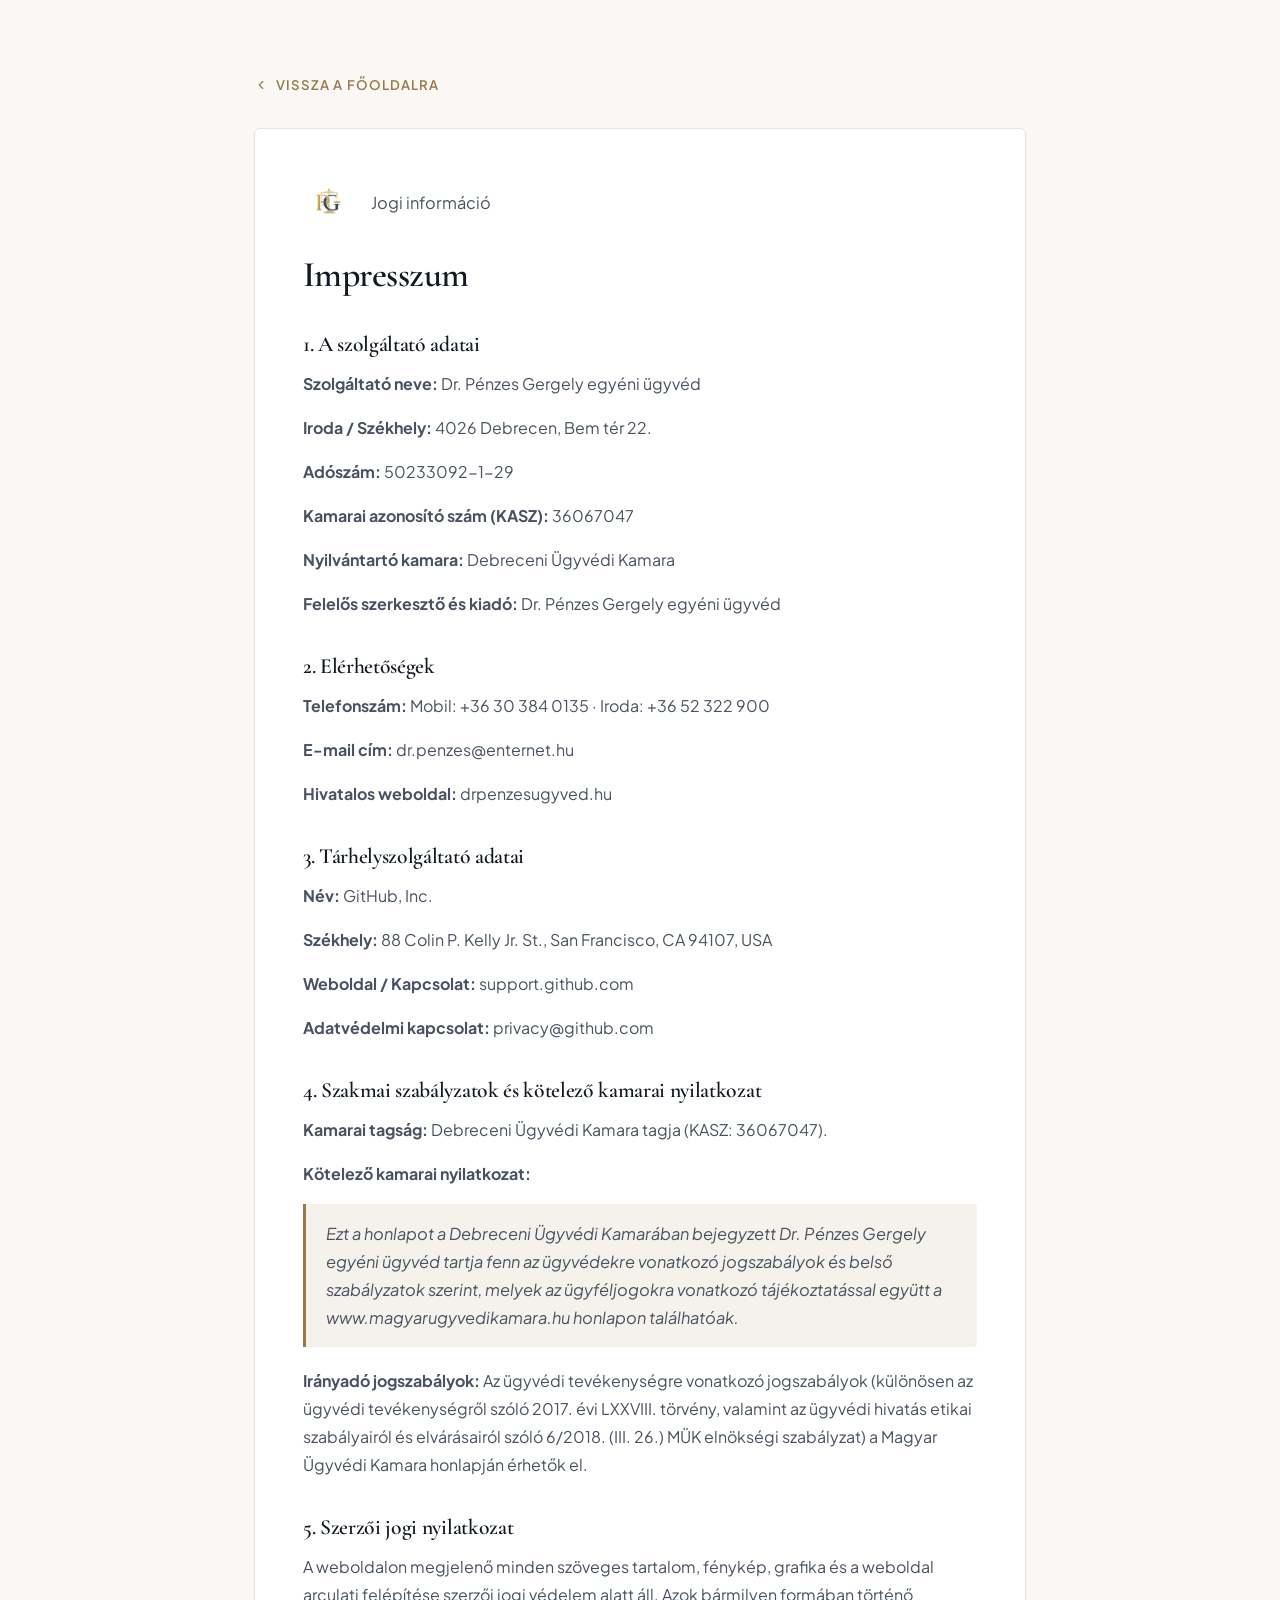
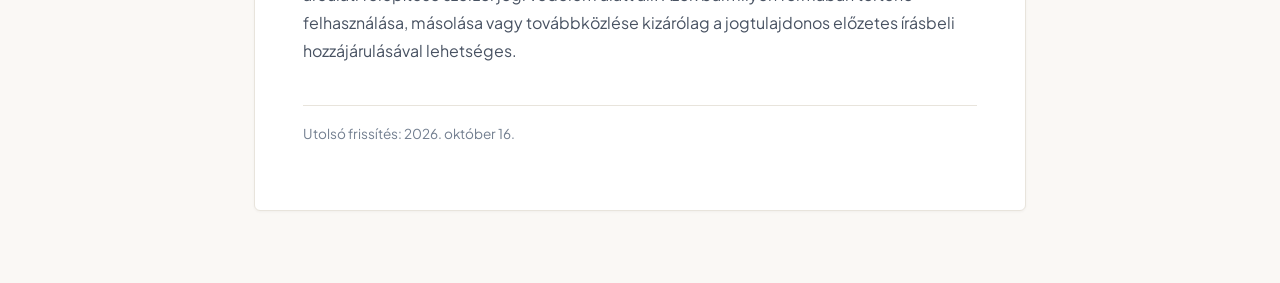
<file: src/impresszum.html>
<!DOCTYPE html>
<html lang="hu">

<head>
    <meta charset="UTF-8">
    <meta name="viewport" content="width=device-width, initial-scale=1.0">
    <title>Impresszum · Dr. Pénzes Gergely egyéni ügyvéd</title>
    <link rel="canonical" href="https://drpenzesugyved.hu/src/impresszum.html">
    <link rel="icon" type="image/png" href="../img/favicon.png" sizes="96x96">
    <meta name="robots" content="index, follow">
    <link rel="stylesheet" href="./index.css">
</head>

<body>
    <div class="legal-container">
        <a href="../index.html" class="legal-back-link">
            <svg xmlns="http://www.w3.org/2000/svg" width="14" height="14" viewBox="0 0 24 24" fill="none"
                stroke="currentColor" stroke-width="2" stroke-linecap="round" stroke-linejoin="round" aria-hidden="true">
                <path d="m15 18-6-6 6-6" />
            </svg>
            Vissza a főoldalra
        </a>

        <div class="legal-card">
            <div class="legal-header-brand">
                <img src="../img/logo.png" alt="Dr. Pénzes Gergely logó" class="logo-icon-img" width="44" height="44">
                <span class="font-mono-tag">Jogi információ</span>
            </div>
            <h1>Impresszum</h1>

            <h2>1. A szolgáltató adatai</h2>
            <p><strong>Szolgáltató neve:</strong> Dr. Pénzes Gergely egyéni ügyvéd</p>
            <p><strong>Iroda / Székhely:</strong> 4026 Debrecen, Bem tér 22.</p>
            <p><strong>Adószám:</strong> 50233092-1-29</p>
            <p><strong>Kamarai azonosító szám (KASZ):</strong> 36067047</p>
            <p><strong>Nyilvántartó kamara:</strong> Debreceni Ügyvédi Kamara</p>
            <p><strong>Felelős szerkesztő és kiadó:</strong> Dr. Pénzes Gergely egyéni ügyvéd</p>

            <h2>2. Elérhetőségek</h2>
            <p><strong>Telefonszám:</strong> Mobil: <a href="tel:+36303840135">+36 30 384 0135</a> · Iroda: <a href="tel:+3652322900">+36 52 322 900</a></p>
            <p><strong>E-mail cím:</strong> <a href="mailto:dr.penzes@enternet.hu">dr.penzes@enternet.hu</a></p>
            <p><strong>Hivatalos weboldal:</strong> <a href="https://drpenzesugyved.hu">drpenzesugyved.hu</a></p>

            <h2>3. Tárhelyszolgáltató adatai</h2>
            <p><strong>Név:</strong> GitHub, Inc.</p>
            <p><strong>Székhely:</strong> 88 Colin P. Kelly Jr. St., San Francisco, CA 94107, USA</p>
            <p><strong>Weboldal / Kapcsolat:</strong> <a href="https://support.github.com" target="_blank" rel="noopener noreferrer">support.github.com</a></p>
            <p><strong>Adatvédelmi kapcsolat:</strong> <a href="mailto:privacy@github.com">privacy@github.com</a></p>

            <h2>4. Szakmai szabályzatok és kötelező kamarai nyilatkozat</h2>
            <p><strong>Kamarai tagság:</strong> Debreceni Ügyvédi Kamara tagja (KASZ: 36067047).</p>
            <p><strong>Kötelező kamarai nyilatkozat:</strong></p>
            <blockquote style="margin: 1rem 0 1.25rem 0; padding: 1rem 1.25rem; border-left: 3px solid var(--color-gold); background-color: var(--bg-surface-subtle); font-style: italic; border-radius: 0 4px 4px 0; line-height: 1.7;">
                Ezt a honlapot a Debreceni Ügyvédi Kamarában bejegyzett Dr. Pénzes Gergely egyéni ügyvéd tartja fenn az ügyvédekre vonatkozó jogszabályok és belső szabályzatok szerint, melyek az ügyféljogokra vonatkozó tájékoztatással együtt a <a href="https://www.magyarugyvedikamara.hu" target="_blank" rel="noopener noreferrer">www.magyarugyvedikamara.hu</a> honlapon találhatóak.
            </blockquote>
            <p><strong>Irányadó jogszabályok:</strong> Az ügyvédi tevékenységre vonatkozó jogszabályok (különösen az ügyvédi tevékenységről szóló 2017. évi LXXVIII. törvény, valamint az ügyvédi hivatás etikai szabályairól és elvárásairól szóló 6/2018. (III. 26.) MÜK elnökségi szabályzat) a Magyar Ügyvédi Kamara honlapján érhetők el.</p>

            <h2>5. Szerzői jogi nyilatkozat</h2>
            <p>A weboldalon megjelenő minden szöveges tartalom, fénykép, grafika és a weboldal arculati felépítése szerzői jogi védelem alatt áll. Azok bármilyen formában történő felhasználása, másolása vagy továbbközlése kizárólag a jogtulajdonos előzetes írásbeli hozzájárulásával lehetséges.</p>

            <p style="margin-top: 2.5rem; font-size: 0.85rem; color: var(--text-muted); border-top: 1px solid var(--border-hairline); padding-top: 1rem;">Utolsó frissítés: 2026. október 16.</p>
        </div>
    </div>
</body>

</html>
</file>
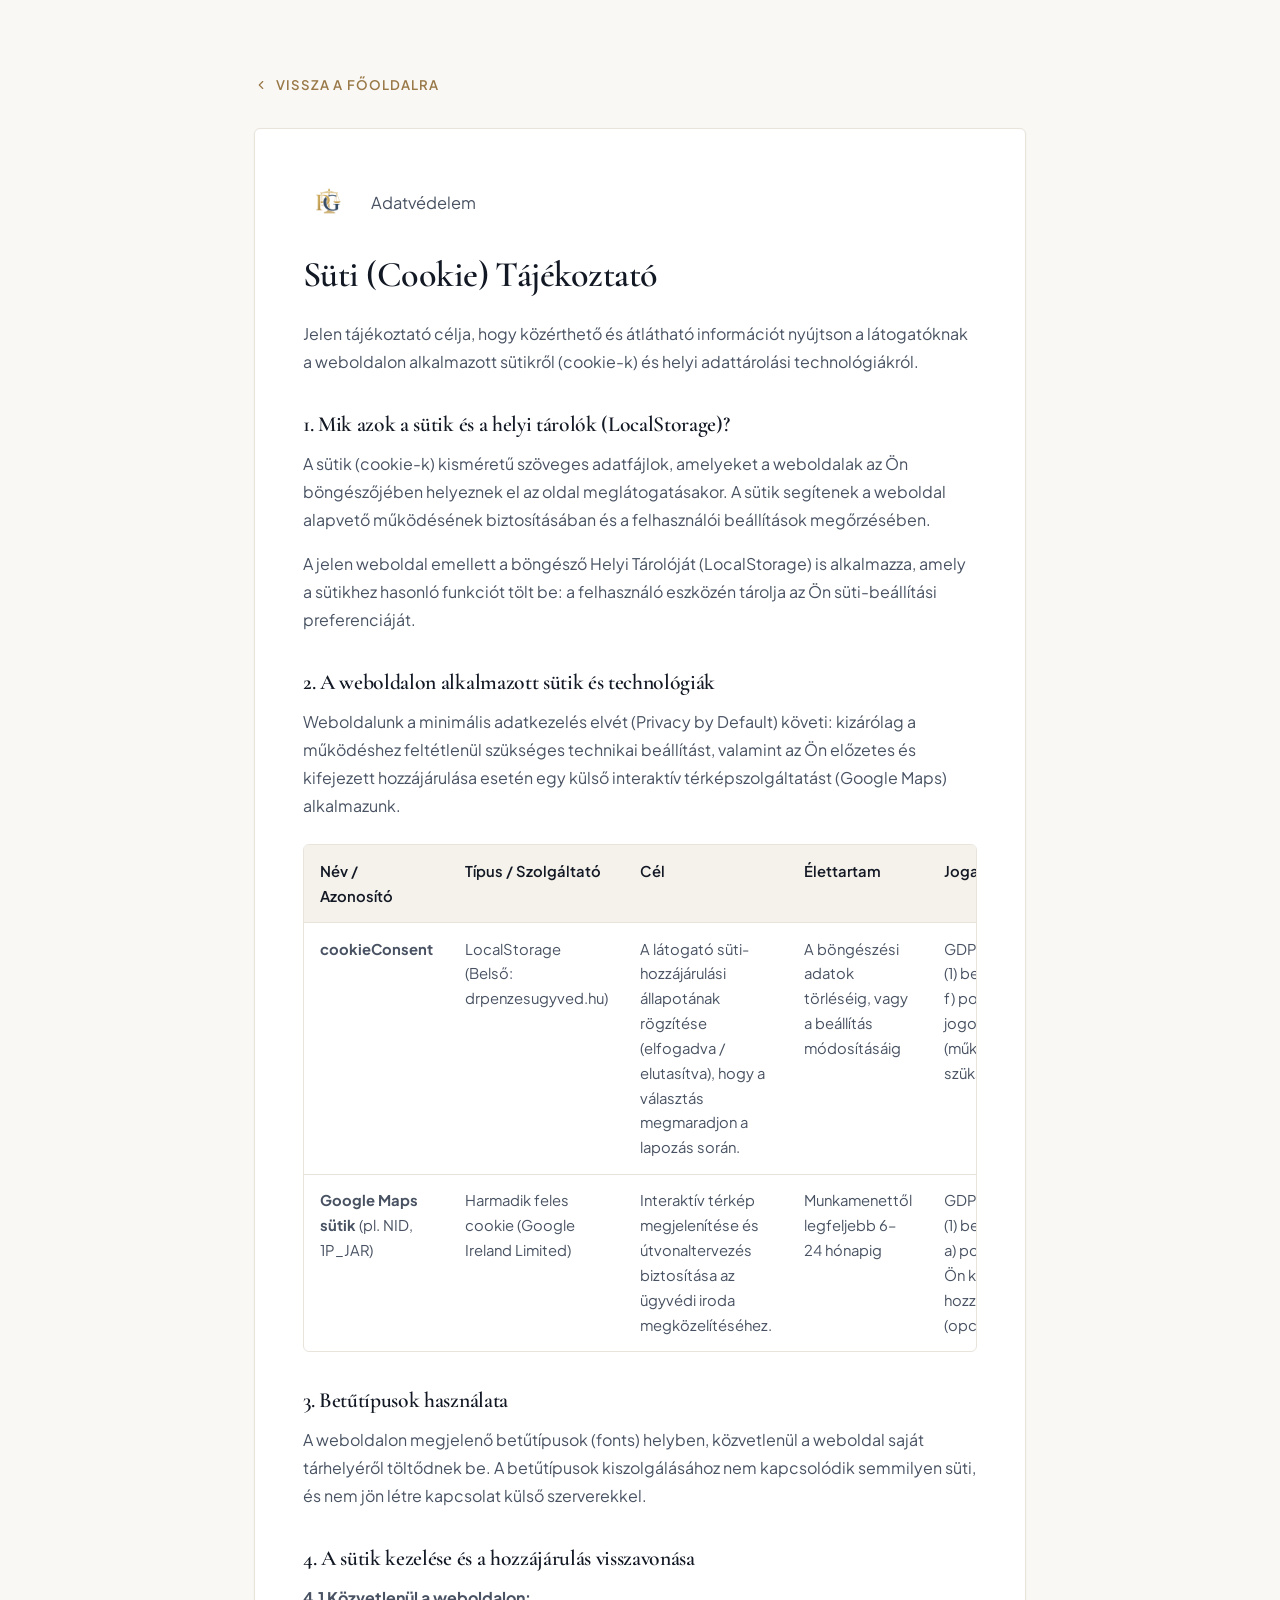
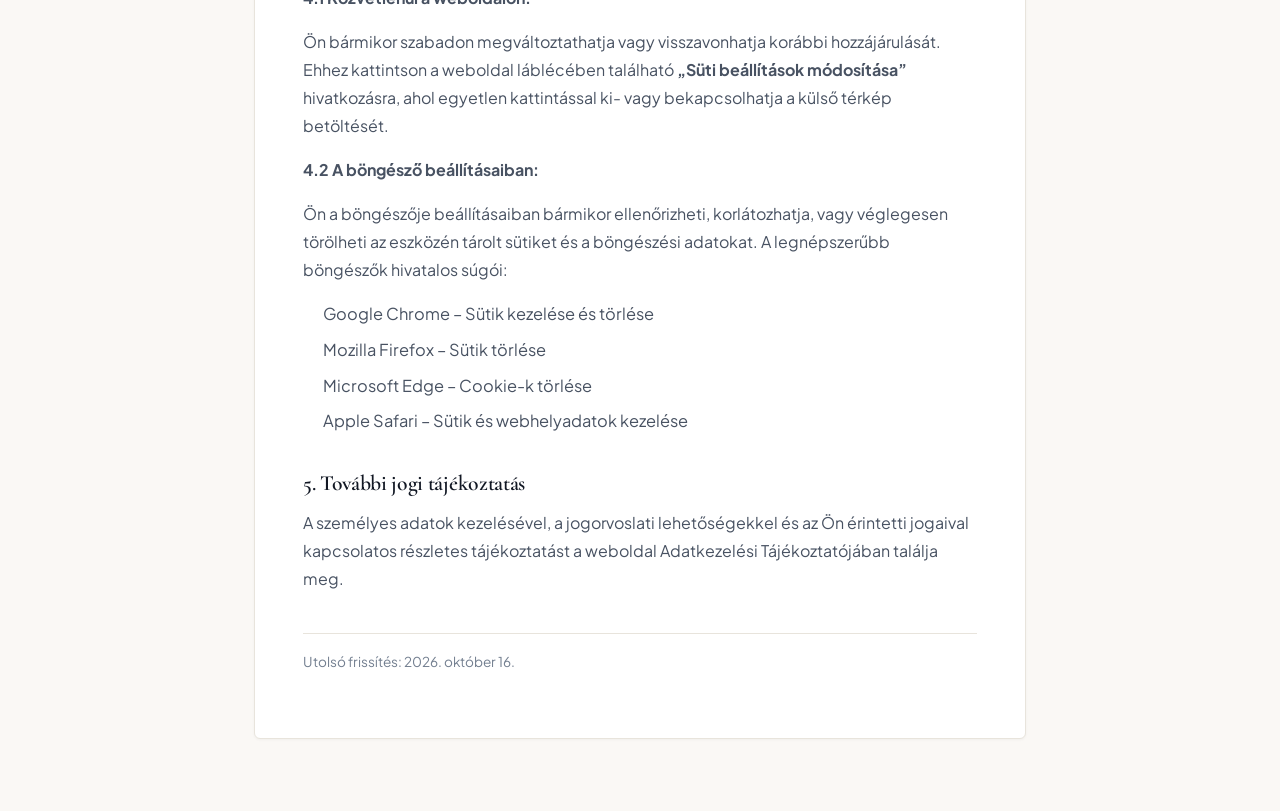
<file: src/sutik-kezelese.html>
<!DOCTYPE html>
<html lang="hu">

<head>
    <meta charset="UTF-8">
    <meta name="viewport" content="width=device-width, initial-scale=1.0">
    <title>Süti (Cookie) Tájékoztató · Dr. Pénzes Gergely egyéni ügyvéd</title>
    <link rel="canonical" href="https://drpenzesugyved.hu/src/sutik-kezelese.html">
    <link rel="icon" type="image/png" href="../img/favicon.png" sizes="96x96">
    <meta name="robots" content="index, follow">
    <link rel="stylesheet" href="./index.css">
</head>

<body>
    <div class="legal-container">
        <a href="../index.html" class="legal-back-link">
            <svg xmlns="http://www.w3.org/2000/svg" width="14" height="14" viewBox="0 0 24 24" fill="none"
                stroke="currentColor" stroke-width="2" stroke-linecap="round" stroke-linejoin="round" aria-hidden="true">
                <path d="m15 18-6-6 6-6" />
            </svg>
            Vissza a főoldalra
        </a>

        <div class="legal-card">
            <div class="legal-header-brand">
                <img src="../img/logo.png" alt="Dr. Pénzes Gergely logó" class="logo-icon-img" width="44" height="44">
                <span class="font-mono-tag">Adatvédelem</span>
            </div>
            <h1>Süti (Cookie) Tájékoztató</h1>
            <p>Jelen tájékoztató célja, hogy közérthető és átlátható információt nyújtson a látogatóknak a weboldalon alkalmazott sütikről (cookie-k) és helyi adattárolási technológiákról.</p>

            <h2>1. Mik azok a sütik és a helyi tárolók (LocalStorage)?</h2>
            <p>A sütik (cookie-k) kisméretű szöveges adatfájlok, amelyeket a weboldalak az Ön böngészőjében helyeznek el az oldal meglátogatásakor. A sütik segítenek a weboldal alapvető működésének biztosításában és a felhasználói beállítások megőrzésében.</p>
            <p>A jelen weboldal emellett a böngésző Helyi Tárolóját (LocalStorage) is alkalmazza, amely a sütikhez hasonló funkciót tölt be: a felhasználó eszközén tárolja az Ön süti-beállítási preferenciáját.</p>

            <h2>2. A weboldalon alkalmazott sütik és technológiák</h2>
            <p>Weboldalunk a minimális adatkezelés elvét (Privacy by Default) követi: kizárólag a működéshez feltétlenül szükséges technikai beállítást, valamint az Ön előzetes és kifejezett hozzájárulása esetén egy külső interaktív térképszolgáltatást (Google Maps) alkalmazunk.</p>

            <div class="legal-table-wrapper">
                <table>
                    <thead>
                        <tr>
                            <th>Név / Azonosító</th>
                            <th>Típus / Szolgáltató</th>
                            <th>Cél</th>
                            <th>Élettartam</th>
                            <th>Jogalap</th>
                        </tr>
                    </thead>
                    <tbody>
                        <tr>
                            <td><strong>cookieConsent</strong></td>
                            <td>LocalStorage (Belső: drpenzesugyved.hu)</td>
                            <td>A látogató süti-hozzájárulási állapotának rögzítése (elfogadva / elutasítva), hogy a választás megmaradjon a lapozás során.</td>
                            <td>A böngészési adatok törléséig, vagy a beállítás módosításáig</td>
                            <td>GDPR 6. cikk (1) bekezdés f) pont – jogos érdek (működéshez szükséges)</td>
                        </tr>
                        <tr>
                            <td><strong>Google Maps sütik</strong> (pl. NID, 1P_JAR)</td>
                            <td>Harmadik feles cookie (Google Ireland Limited)</td>
                            <td>Interaktív térkép megjelenítése és útvonaltervezés biztosítása az ügyvédi iroda megközelítéséhez.</td>
                            <td>Munkamenettől legfeljebb 6–24 hónapig</td>
                            <td>GDPR 6. cikk (1) bekezdés a) pont – az Ön kifejezett hozzájárulása (opcionális)</td>
                        </tr>
                    </tbody>
                </table>
            </div>

            <h2>3. Betűtípusok használata</h2>
            <p>A weboldalon megjelenő betűtípusok (fonts) helyben, közvetlenül a weboldal saját tárhelyéről töltődnek be. A betűtípusok kiszolgálásához nem kapcsolódik semmilyen süti, és nem jön létre kapcsolat külső szerverekkel.</p>

            <h2>4. A sütik kezelése és a hozzájárulás visszavonása</h2>
            <p><strong>4.1 Közvetlenül a weboldalon:</strong></p>
            <p>Ön bármikor szabadon megváltoztathatja vagy visszavonhatja korábbi hozzájárulását. Ehhez kattintson a weboldal láblécében található <strong>„Süti beállítások módosítása”</strong> hivatkozásra, ahol egyetlen kattintással ki- vagy bekapcsolhatja a külső térkép betöltését.</p>

            <p><strong>4.2 A böngésző beállításaiban:</strong></p>
            <p>Ön a böngészője beállításaiban bármikor ellenőrizheti, korlátozhatja, vagy véglegesen törölheti az eszközén tárolt sütiket és a böngészési adatokat. A legnépszerűbb böngészők hivatalos súgói:</p>
            <ul>
                <li><a href="https://support.google.com/chrome/answer/95647" target="_blank" rel="noopener noreferrer">Google Chrome – Sütik kezelése és törlése</a></li>
                <li><a href="https://support.mozilla.org/hu/kb/weboldalak-altal-elhelyezett-sutik-torlese-szamitog" target="_blank" rel="noopener noreferrer">Mozilla Firefox – Sütik törlése</a></li>
                <li><a href="https://support.microsoft.com/hu-hu/microsoft-edge/cookie-k-t%C3%B6rl%C3%A9se-a-microsoft-edge-ben-63947406-40ac-c3b8-57b9-2a946a29ae09" target="_blank" rel="noopener noreferrer">Microsoft Edge – Cookie-k törlése</a></li>
                <li><a href="https://support.apple.com/hu-hu/guide/safari/sfri11471/mac" target="_blank" rel="noopener noreferrer">Apple Safari – Sütik és webhelyadatok kezelése</a></li>
            </ul>

            <h2>5. További jogi tájékoztatás</h2>
            <p>A személyes adatok kezelésével, a jogorvoslati lehetőségekkel és az Ön érintetti jogaival kapcsolatos részletes tájékoztatást a weboldal <a href="./adatvedelem.html">Adatkezelési Tájékoztatójában</a> találja meg.</p>

            <p style="margin-top: 2.5rem; font-size: 0.85rem; color: var(--text-muted); border-top: 1px solid var(--border-hairline); padding-top: 1rem;">Utolsó frissítés: 2026. október 16.</p>
        </div>
    </div>
</body>

</html>
</file>
<file: src/fonts.css>
/* cyrillic-ext */
@font-face {
  font-family: 'Cormorant Garamond';
  font-style: italic;
  font-weight: 400;
  font-display: swap;
  src: url(../fonts/font-0-co3ZmX5slCNuHLi8bLeY9MK7whWMhyjYrEtFmSq17w.woff2) format('woff2');
  unicode-range: U+0460-052F, U+1C80-1C8A, U+20B4, U+2DE0-2DFF, U+A640-A69F, U+FE2E-FE2F;
}
/* cyrillic */
@font-face {
  font-family: 'Cormorant Garamond';
  font-style: italic;
  font-weight: 400;
  font-display: swap;
  src: url(../fonts/font-1-co3ZmX5slCNuHLi8bLeY9MK7whWMhyjYrEtMmSq17w.woff2) format('woff2');
  unicode-range: U+0301, U+0400-045F, U+0490-0491, U+04B0-04B1, U+2116;
}
/* vietnamese */
@font-face {
  font-family: 'Cormorant Garamond';
  font-style: italic;
  font-weight: 400;
  font-display: swap;
  src: url(../fonts/font-2-co3ZmX5slCNuHLi8bLeY9MK7whWMhyjYrEtHmSq17w.woff2) format('woff2');
  unicode-range: U+0102-0103, U+0110-0111, U+0128-0129, U+0168-0169, U+01A0-01A1, U+01AF-01B0, U+0300-0301, U+0303-0304, U+0308-0309, U+0323, U+0329, U+1EA0-1EF9, U+20AB;
}
/* latin-ext */
@font-face {
  font-family: 'Cormorant Garamond';
  font-style: italic;
  font-weight: 400;
  font-display: swap;
  src: url(../fonts/font-3-co3ZmX5slCNuHLi8bLeY9MK7whWMhyjYrEtGmSq17w.woff2) format('woff2');
  unicode-range: U+0100-02BA, U+02BD-02C5, U+02C7-02CC, U+02CE-02D7, U+02DD-02FF, U+0304, U+0308, U+0329, U+1D00-1DBF, U+1E00-1E9F, U+1EF2-1EFF, U+2020, U+20A0-20AB, U+20AD-20C4, U+2113, U+2C60-2C7F, U+A720-A7FF;
}
/* latin */
@font-face {
  font-family: 'Cormorant Garamond';
  font-style: italic;
  font-weight: 400;
  font-display: swap;
  src: url(../fonts/font-4-co3ZmX5slCNuHLi8bLeY9MK7whWMhyjYrEtImSo.woff2) format('woff2');
  unicode-range: U+0000-00FF, U+0131, U+0152-0153, U+02BB-02BC, U+02C6, U+02DA, U+02DC, U+0304, U+0308, U+0329, U+2000-206F, U+20AC, U+2122, U+2191, U+2193, U+2212, U+2215, U+FEFF, U+FFFD;
}
/* cyrillic-ext */
@font-face {
  font-family: 'Cormorant Garamond';
  font-style: italic;
  font-weight: 600;
  font-display: swap;
  src: url(../fonts/font-0-co3ZmX5slCNuHLi8bLeY9MK7whWMhyjYrEtFmSq17w.woff2) format('woff2');
  unicode-range: U+0460-052F, U+1C80-1C8A, U+20B4, U+2DE0-2DFF, U+A640-A69F, U+FE2E-FE2F;
}
/* cyrillic */
@font-face {
  font-family: 'Cormorant Garamond';
  font-style: italic;
  font-weight: 600;
  font-display: swap;
  src: url(../fonts/font-1-co3ZmX5slCNuHLi8bLeY9MK7whWMhyjYrEtMmSq17w.woff2) format('woff2');
  unicode-range: U+0301, U+0400-045F, U+0490-0491, U+04B0-04B1, U+2116;
}
/* vietnamese */
@font-face {
  font-family: 'Cormorant Garamond';
  font-style: italic;
  font-weight: 600;
  font-display: swap;
  src: url(../fonts/font-2-co3ZmX5slCNuHLi8bLeY9MK7whWMhyjYrEtHmSq17w.woff2) format('woff2');
  unicode-range: U+0102-0103, U+0110-0111, U+0128-0129, U+0168-0169, U+01A0-01A1, U+01AF-01B0, U+0300-0301, U+0303-0304, U+0308-0309, U+0323, U+0329, U+1EA0-1EF9, U+20AB;
}
/* latin-ext */
@font-face {
  font-family: 'Cormorant Garamond';
  font-style: italic;
  font-weight: 600;
  font-display: swap;
  src: url(../fonts/font-3-co3ZmX5slCNuHLi8bLeY9MK7whWMhyjYrEtGmSq17w.woff2) format('woff2');
  unicode-range: U+0100-02BA, U+02BD-02C5, U+02C7-02CC, U+02CE-02D7, U+02DD-02FF, U+0304, U+0308, U+0329, U+1D00-1DBF, U+1E00-1E9F, U+1EF2-1EFF, U+2020, U+20A0-20AB, U+20AD-20C4, U+2113, U+2C60-2C7F, U+A720-A7FF;
}
/* latin */
@font-face {
  font-family: 'Cormorant Garamond';
  font-style: italic;
  font-weight: 600;
  font-display: swap;
  src: url(../fonts/font-4-co3ZmX5slCNuHLi8bLeY9MK7whWMhyjYrEtImSo.woff2) format('woff2');
  unicode-range: U+0000-00FF, U+0131, U+0152-0153, U+02BB-02BC, U+02C6, U+02DA, U+02DC, U+0304, U+0308, U+0329, U+2000-206F, U+20AC, U+2122, U+2191, U+2193, U+2212, U+2215, U+FEFF, U+FFFD;
}
/* cyrillic-ext */
@font-face {
  font-family: 'Cormorant Garamond';
  font-style: normal;
  font-weight: 400;
  font-display: swap;
  src: url(../fonts/font-5-co3bmX5slCNuHLi8bLeY9MK7whWMhyjYpHtKgS4.woff2) format('woff2');
  unicode-range: U+0460-052F, U+1C80-1C8A, U+20B4, U+2DE0-2DFF, U+A640-A69F, U+FE2E-FE2F;
}
/* cyrillic */
@font-face {
  font-family: 'Cormorant Garamond';
  font-style: normal;
  font-weight: 400;
  font-display: swap;
  src: url(../fonts/font-6-co3bmX5slCNuHLi8bLeY9MK7whWMhyjYrXtKgS4.woff2) format('woff2');
  unicode-range: U+0301, U+0400-045F, U+0490-0491, U+04B0-04B1, U+2116;
}
/* vietnamese */
@font-face {
  font-family: 'Cormorant Garamond';
  font-style: normal;
  font-weight: 400;
  font-display: swap;
  src: url(../fonts/font-7-co3bmX5slCNuHLi8bLeY9MK7whWMhyjYpntKgS4.woff2) format('woff2');
  unicode-range: U+0102-0103, U+0110-0111, U+0128-0129, U+0168-0169, U+01A0-01A1, U+01AF-01B0, U+0300-0301, U+0303-0304, U+0308-0309, U+0323, U+0329, U+1EA0-1EF9, U+20AB;
}
/* latin-ext */
@font-face {
  font-family: 'Cormorant Garamond';
  font-style: normal;
  font-weight: 400;
  font-display: swap;
  src: url(../fonts/font-8-co3bmX5slCNuHLi8bLeY9MK7whWMhyjYp3tKgS4.woff2) format('woff2');
  unicode-range: U+0100-02BA, U+02BD-02C5, U+02C7-02CC, U+02CE-02D7, U+02DD-02FF, U+0304, U+0308, U+0329, U+1D00-1DBF, U+1E00-1E9F, U+1EF2-1EFF, U+2020, U+20A0-20AB, U+20AD-20C4, U+2113, U+2C60-2C7F, U+A720-A7FF;
}
/* latin */
@font-face {
  font-family: 'Cormorant Garamond';
  font-style: normal;
  font-weight: 400;
  font-display: swap;
  src: url(../fonts/font-9-co3bmX5slCNuHLi8bLeY9MK7whWMhyjYqXtK.woff2) format('woff2');
  unicode-range: U+0000-00FF, U+0131, U+0152-0153, U+02BB-02BC, U+02C6, U+02DA, U+02DC, U+0304, U+0308, U+0329, U+2000-206F, U+20AC, U+2122, U+2191, U+2193, U+2212, U+2215, U+FEFF, U+FFFD;
}
/* cyrillic-ext */
@font-face {
  font-family: 'Cormorant Garamond';
  font-style: normal;
  font-weight: 500;
  font-display: swap;
  src: url(../fonts/font-5-co3bmX5slCNuHLi8bLeY9MK7whWMhyjYpHtKgS4.woff2) format('woff2');
  unicode-range: U+0460-052F, U+1C80-1C8A, U+20B4, U+2DE0-2DFF, U+A640-A69F, U+FE2E-FE2F;
}
/* cyrillic */
@font-face {
  font-family: 'Cormorant Garamond';
  font-style: normal;
  font-weight: 500;
  font-display: swap;
  src: url(../fonts/font-6-co3bmX5slCNuHLi8bLeY9MK7whWMhyjYrXtKgS4.woff2) format('woff2');
  unicode-range: U+0301, U+0400-045F, U+0490-0491, U+04B0-04B1, U+2116;
}
/* vietnamese */
@font-face {
  font-family: 'Cormorant Garamond';
  font-style: normal;
  font-weight: 500;
  font-display: swap;
  src: url(../fonts/font-7-co3bmX5slCNuHLi8bLeY9MK7whWMhyjYpntKgS4.woff2) format('woff2');
  unicode-range: U+0102-0103, U+0110-0111, U+0128-0129, U+0168-0169, U+01A0-01A1, U+01AF-01B0, U+0300-0301, U+0303-0304, U+0308-0309, U+0323, U+0329, U+1EA0-1EF9, U+20AB;
}
/* latin-ext */
@font-face {
  font-family: 'Cormorant Garamond';
  font-style: normal;
  font-weight: 500;
  font-display: swap;
  src: url(../fonts/font-8-co3bmX5slCNuHLi8bLeY9MK7whWMhyjYp3tKgS4.woff2) format('woff2');
  unicode-range: U+0100-02BA, U+02BD-02C5, U+02C7-02CC, U+02CE-02D7, U+02DD-02FF, U+0304, U+0308, U+0329, U+1D00-1DBF, U+1E00-1E9F, U+1EF2-1EFF, U+2020, U+20A0-20AB, U+20AD-20C4, U+2113, U+2C60-2C7F, U+A720-A7FF;
}
/* latin */
@font-face {
  font-family: 'Cormorant Garamond';
  font-style: normal;
  font-weight: 500;
  font-display: swap;
  src: url(../fonts/font-9-co3bmX5slCNuHLi8bLeY9MK7whWMhyjYqXtK.woff2) format('woff2');
  unicode-range: U+0000-00FF, U+0131, U+0152-0153, U+02BB-02BC, U+02C6, U+02DA, U+02DC, U+0304, U+0308, U+0329, U+2000-206F, U+20AC, U+2122, U+2191, U+2193, U+2212, U+2215, U+FEFF, U+FFFD;
}
/* cyrillic-ext */
@font-face {
  font-family: 'Cormorant Garamond';
  font-style: normal;
  font-weight: 600;
  font-display: swap;
  src: url(../fonts/font-5-co3bmX5slCNuHLi8bLeY9MK7whWMhyjYpHtKgS4.woff2) format('woff2');
  unicode-range: U+0460-052F, U+1C80-1C8A, U+20B4, U+2DE0-2DFF, U+A640-A69F, U+FE2E-FE2F;
}
/* cyrillic */
@font-face {
  font-family: 'Cormorant Garamond';
  font-style: normal;
  font-weight: 600;
  font-display: swap;
  src: url(../fonts/font-6-co3bmX5slCNuHLi8bLeY9MK7whWMhyjYrXtKgS4.woff2) format('woff2');
  unicode-range: U+0301, U+0400-045F, U+0490-0491, U+04B0-04B1, U+2116;
}
/* vietnamese */
@font-face {
  font-family: 'Cormorant Garamond';
  font-style: normal;
  font-weight: 600;
  font-display: swap;
  src: url(../fonts/font-7-co3bmX5slCNuHLi8bLeY9MK7whWMhyjYpntKgS4.woff2) format('woff2');
  unicode-range: U+0102-0103, U+0110-0111, U+0128-0129, U+0168-0169, U+01A0-01A1, U+01AF-01B0, U+0300-0301, U+0303-0304, U+0308-0309, U+0323, U+0329, U+1EA0-1EF9, U+20AB;
}
/* latin-ext */
@font-face {
  font-family: 'Cormorant Garamond';
  font-style: normal;
  font-weight: 600;
  font-display: swap;
  src: url(../fonts/font-8-co3bmX5slCNuHLi8bLeY9MK7whWMhyjYp3tKgS4.woff2) format('woff2');
  unicode-range: U+0100-02BA, U+02BD-02C5, U+02C7-02CC, U+02CE-02D7, U+02DD-02FF, U+0304, U+0308, U+0329, U+1D00-1DBF, U+1E00-1E9F, U+1EF2-1EFF, U+2020, U+20A0-20AB, U+20AD-20C4, U+2113, U+2C60-2C7F, U+A720-A7FF;
}
/* latin */
@font-face {
  font-family: 'Cormorant Garamond';
  font-style: normal;
  font-weight: 600;
  font-display: swap;
  src: url(../fonts/font-9-co3bmX5slCNuHLi8bLeY9MK7whWMhyjYqXtK.woff2) format('woff2');
  unicode-range: U+0000-00FF, U+0131, U+0152-0153, U+02BB-02BC, U+02C6, U+02DA, U+02DC, U+0304, U+0308, U+0329, U+2000-206F, U+20AC, U+2122, U+2191, U+2193, U+2212, U+2215, U+FEFF, U+FFFD;
}
/* cyrillic-ext */
@font-face {
  font-family: 'Cormorant Garamond';
  font-style: normal;
  font-weight: 700;
  font-display: swap;
  src: url(../fonts/font-5-co3bmX5slCNuHLi8bLeY9MK7whWMhyjYpHtKgS4.woff2) format('woff2');
  unicode-range: U+0460-052F, U+1C80-1C8A, U+20B4, U+2DE0-2DFF, U+A640-A69F, U+FE2E-FE2F;
}
/* cyrillic */
@font-face {
  font-family: 'Cormorant Garamond';
  font-style: normal;
  font-weight: 700;
  font-display: swap;
  src: url(../fonts/font-6-co3bmX5slCNuHLi8bLeY9MK7whWMhyjYrXtKgS4.woff2) format('woff2');
  unicode-range: U+0301, U+0400-045F, U+0490-0491, U+04B0-04B1, U+2116;
}
/* vietnamese */
@font-face {
  font-family: 'Cormorant Garamond';
  font-style: normal;
  font-weight: 700;
  font-display: swap;
  src: url(../fonts/font-7-co3bmX5slCNuHLi8bLeY9MK7whWMhyjYpntKgS4.woff2) format('woff2');
  unicode-range: U+0102-0103, U+0110-0111, U+0128-0129, U+0168-0169, U+01A0-01A1, U+01AF-01B0, U+0300-0301, U+0303-0304, U+0308-0309, U+0323, U+0329, U+1EA0-1EF9, U+20AB;
}
/* latin-ext */
@font-face {
  font-family: 'Cormorant Garamond';
  font-style: normal;
  font-weight: 700;
  font-display: swap;
  src: url(../fonts/font-8-co3bmX5slCNuHLi8bLeY9MK7whWMhyjYp3tKgS4.woff2) format('woff2');
  unicode-range: U+0100-02BA, U+02BD-02C5, U+02C7-02CC, U+02CE-02D7, U+02DD-02FF, U+0304, U+0308, U+0329, U+1D00-1DBF, U+1E00-1E9F, U+1EF2-1EFF, U+2020, U+20A0-20AB, U+20AD-20C4, U+2113, U+2C60-2C7F, U+A720-A7FF;
}
/* latin */
@font-face {
  font-family: 'Cormorant Garamond';
  font-style: normal;
  font-weight: 700;
  font-display: swap;
  src: url(../fonts/font-9-co3bmX5slCNuHLi8bLeY9MK7whWMhyjYqXtK.woff2) format('woff2');
  unicode-range: U+0000-00FF, U+0131, U+0152-0153, U+02BB-02BC, U+02C6, U+02DA, U+02DC, U+0304, U+0308, U+0329, U+2000-206F, U+20AC, U+2122, U+2191, U+2193, U+2212, U+2215, U+FEFF, U+FFFD;
}
/* cyrillic-ext */
@font-face {
  font-family: 'Plus Jakarta Sans';
  font-style: italic;
  font-weight: 400;
  font-display: swap;
  src: url(../fonts/font-10-LDIZaomQNQcsA88c7O9yZ4KMCoOg4KozySKCdSNG9OcqYQ0lCS_aOKyYRw.woff2) format('woff2');
  unicode-range: U+0460-052F, U+1C80-1C8A, U+20B4, U+2DE0-2DFF, U+A640-A69F, U+FE2E-FE2F;
}
/* vietnamese */
@font-face {
  font-family: 'Plus Jakarta Sans';
  font-style: italic;
  font-weight: 400;
  font-display: swap;
  src: url(../fonts/font-11-LDIZaomQNQcsA88c7O9yZ4KMCoOg4KozySKCdSNG9OcqYQ0lCS_YOKyYRw.woff2) format('woff2');
  unicode-range: U+0102-0103, U+0110-0111, U+0128-0129, U+0168-0169, U+01A0-01A1, U+01AF-01B0, U+0300-0301, U+0303-0304, U+0308-0309, U+0323, U+0329, U+1EA0-1EF9, U+20AB;
}
/* latin-ext */
@font-face {
  font-family: 'Plus Jakarta Sans';
  font-style: italic;
  font-weight: 400;
  font-display: swap;
  src: url(../fonts/font-12-LDIZaomQNQcsA88c7O9yZ4KMCoOg4KozySKCdSNG9OcqYQ0lCS_ZOKyYRw.woff2) format('woff2');
  unicode-range: U+0100-02BA, U+02BD-02C5, U+02C7-02CC, U+02CE-02D7, U+02DD-02FF, U+0304, U+0308, U+0329, U+1D00-1DBF, U+1E00-1E9F, U+1EF2-1EFF, U+2020, U+20A0-20AB, U+20AD-20C4, U+2113, U+2C60-2C7F, U+A720-A7FF;
}
/* latin */
@font-face {
  font-family: 'Plus Jakarta Sans';
  font-style: italic;
  font-weight: 400;
  font-display: swap;
  src: url(../fonts/font-13-LDIZaomQNQcsA88c7O9yZ4KMCoOg4KozySKCdSNG9OcqYQ0lCS_XOKw.woff2) format('woff2');
  unicode-range: U+0000-00FF, U+0131, U+0152-0153, U+02BB-02BC, U+02C6, U+02DA, U+02DC, U+0304, U+0308, U+0329, U+2000-206F, U+20AC, U+2122, U+2191, U+2193, U+2212, U+2215, U+FEFF, U+FFFD;
}
/* cyrillic-ext */
@font-face {
  font-family: 'Plus Jakarta Sans';
  font-style: normal;
  font-weight: 300;
  font-display: swap;
  src: url(../fonts/font-14-LDIoaomQNQcsA88c7O9yZ4KMCoOg4Ko70yyygA.woff2) format('woff2');
  unicode-range: U+0460-052F, U+1C80-1C8A, U+20B4, U+2DE0-2DFF, U+A640-A69F, U+FE2E-FE2F;
}
/* vietnamese */
@font-face {
  font-family: 'Plus Jakarta Sans';
  font-style: normal;
  font-weight: 300;
  font-display: swap;
  src: url(../fonts/font-15-LDIoaomQNQcsA88c7O9yZ4KMCoOg4Ko50yyygA.woff2) format('woff2');
  unicode-range: U+0102-0103, U+0110-0111, U+0128-0129, U+0168-0169, U+01A0-01A1, U+01AF-01B0, U+0300-0301, U+0303-0304, U+0308-0309, U+0323, U+0329, U+1EA0-1EF9, U+20AB;
}
/* latin-ext */
@font-face {
  font-family: 'Plus Jakarta Sans';
  font-style: normal;
  font-weight: 300;
  font-display: swap;
  src: url(../fonts/font-16-LDIoaomQNQcsA88c7O9yZ4KMCoOg4Ko40yyygA.woff2) format('woff2');
  unicode-range: U+0100-02BA, U+02BD-02C5, U+02C7-02CC, U+02CE-02D7, U+02DD-02FF, U+0304, U+0308, U+0329, U+1D00-1DBF, U+1E00-1E9F, U+1EF2-1EFF, U+2020, U+20A0-20AB, U+20AD-20C4, U+2113, U+2C60-2C7F, U+A720-A7FF;
}
/* latin */
@font-face {
  font-family: 'Plus Jakarta Sans';
  font-style: normal;
  font-weight: 300;
  font-display: swap;
  src: url(../fonts/font-17-LDIoaomQNQcsA88c7O9yZ4KMCoOg4Ko20yw.woff2) format('woff2');
  unicode-range: U+0000-00FF, U+0131, U+0152-0153, U+02BB-02BC, U+02C6, U+02DA, U+02DC, U+0304, U+0308, U+0329, U+2000-206F, U+20AC, U+2122, U+2191, U+2193, U+2212, U+2215, U+FEFF, U+FFFD;
}
/* cyrillic-ext */
@font-face {
  font-family: 'Plus Jakarta Sans';
  font-style: normal;
  font-weight: 400;
  font-display: swap;
  src: url(../fonts/font-14-LDIoaomQNQcsA88c7O9yZ4KMCoOg4Ko70yyygA.woff2) format('woff2');
  unicode-range: U+0460-052F, U+1C80-1C8A, U+20B4, U+2DE0-2DFF, U+A640-A69F, U+FE2E-FE2F;
}
/* vietnamese */
@font-face {
  font-family: 'Plus Jakarta Sans';
  font-style: normal;
  font-weight: 400;
  font-display: swap;
  src: url(../fonts/font-15-LDIoaomQNQcsA88c7O9yZ4KMCoOg4Ko50yyygA.woff2) format('woff2');
  unicode-range: U+0102-0103, U+0110-0111, U+0128-0129, U+0168-0169, U+01A0-01A1, U+01AF-01B0, U+0300-0301, U+0303-0304, U+0308-0309, U+0323, U+0329, U+1EA0-1EF9, U+20AB;
}
/* latin-ext */
@font-face {
  font-family: 'Plus Jakarta Sans';
  font-style: normal;
  font-weight: 400;
  font-display: swap;
  src: url(../fonts/font-16-LDIoaomQNQcsA88c7O9yZ4KMCoOg4Ko40yyygA.woff2) format('woff2');
  unicode-range: U+0100-02BA, U+02BD-02C5, U+02C7-02CC, U+02CE-02D7, U+02DD-02FF, U+0304, U+0308, U+0329, U+1D00-1DBF, U+1E00-1E9F, U+1EF2-1EFF, U+2020, U+20A0-20AB, U+20AD-20C4, U+2113, U+2C60-2C7F, U+A720-A7FF;
}
/* latin */
@font-face {
  font-family: 'Plus Jakarta Sans';
  font-style: normal;
  font-weight: 400;
  font-display: swap;
  src: url(../fonts/font-17-LDIoaomQNQcsA88c7O9yZ4KMCoOg4Ko20yw.woff2) format('woff2');
  unicode-range: U+0000-00FF, U+0131, U+0152-0153, U+02BB-02BC, U+02C6, U+02DA, U+02DC, U+0304, U+0308, U+0329, U+2000-206F, U+20AC, U+2122, U+2191, U+2193, U+2212, U+2215, U+FEFF, U+FFFD;
}
/* cyrillic-ext */
@font-face {
  font-family: 'Plus Jakarta Sans';
  font-style: normal;
  font-weight: 500;
  font-display: swap;
  src: url(../fonts/font-14-LDIoaomQNQcsA88c7O9yZ4KMCoOg4Ko70yyygA.woff2) format('woff2');
  unicode-range: U+0460-052F, U+1C80-1C8A, U+20B4, U+2DE0-2DFF, U+A640-A69F, U+FE2E-FE2F;
}
/* vietnamese */
@font-face {
  font-family: 'Plus Jakarta Sans';
  font-style: normal;
  font-weight: 500;
  font-display: swap;
  src: url(../fonts/font-15-LDIoaomQNQcsA88c7O9yZ4KMCoOg4Ko50yyygA.woff2) format('woff2');
  unicode-range: U+0102-0103, U+0110-0111, U+0128-0129, U+0168-0169, U+01A0-01A1, U+01AF-01B0, U+0300-0301, U+0303-0304, U+0308-0309, U+0323, U+0329, U+1EA0-1EF9, U+20AB;
}
/* latin-ext */
@font-face {
  font-family: 'Plus Jakarta Sans';
  font-style: normal;
  font-weight: 500;
  font-display: swap;
  src: url(../fonts/font-16-LDIoaomQNQcsA88c7O9yZ4KMCoOg4Ko40yyygA.woff2) format('woff2');
  unicode-range: U+0100-02BA, U+02BD-02C5, U+02C7-02CC, U+02CE-02D7, U+02DD-02FF, U+0304, U+0308, U+0329, U+1D00-1DBF, U+1E00-1E9F, U+1EF2-1EFF, U+2020, U+20A0-20AB, U+20AD-20C4, U+2113, U+2C60-2C7F, U+A720-A7FF;
}
/* latin */
@font-face {
  font-family: 'Plus Jakarta Sans';
  font-style: normal;
  font-weight: 500;
  font-display: swap;
  src: url(../fonts/font-17-LDIoaomQNQcsA88c7O9yZ4KMCoOg4Ko20yw.woff2) format('woff2');
  unicode-range: U+0000-00FF, U+0131, U+0152-0153, U+02BB-02BC, U+02C6, U+02DA, U+02DC, U+0304, U+0308, U+0329, U+2000-206F, U+20AC, U+2122, U+2191, U+2193, U+2212, U+2215, U+FEFF, U+FFFD;
}
/* cyrillic-ext */
@font-face {
  font-family: 'Plus Jakarta Sans';
  font-style: normal;
  font-weight: 600;
  font-display: swap;
  src: url(../fonts/font-14-LDIoaomQNQcsA88c7O9yZ4KMCoOg4Ko70yyygA.woff2) format('woff2');
  unicode-range: U+0460-052F, U+1C80-1C8A, U+20B4, U+2DE0-2DFF, U+A640-A69F, U+FE2E-FE2F;
}
/* vietnamese */
@font-face {
  font-family: 'Plus Jakarta Sans';
  font-style: normal;
  font-weight: 600;
  font-display: swap;
  src: url(../fonts/font-15-LDIoaomQNQcsA88c7O9yZ4KMCoOg4Ko50yyygA.woff2) format('woff2');
  unicode-range: U+0102-0103, U+0110-0111, U+0128-0129, U+0168-0169, U+01A0-01A1, U+01AF-01B0, U+0300-0301, U+0303-0304, U+0308-0309, U+0323, U+0329, U+1EA0-1EF9, U+20AB;
}
/* latin-ext */
@font-face {
  font-family: 'Plus Jakarta Sans';
  font-style: normal;
  font-weight: 600;
  font-display: swap;
  src: url(../fonts/font-16-LDIoaomQNQcsA88c7O9yZ4KMCoOg4Ko40yyygA.woff2) format('woff2');
  unicode-range: U+0100-02BA, U+02BD-02C5, U+02C7-02CC, U+02CE-02D7, U+02DD-02FF, U+0304, U+0308, U+0329, U+1D00-1DBF, U+1E00-1E9F, U+1EF2-1EFF, U+2020, U+20A0-20AB, U+20AD-20C4, U+2113, U+2C60-2C7F, U+A720-A7FF;
}
/* latin */
@font-face {
  font-family: 'Plus Jakarta Sans';
  font-style: normal;
  font-weight: 600;
  font-display: swap;
  src: url(../fonts/font-17-LDIoaomQNQcsA88c7O9yZ4KMCoOg4Ko20yw.woff2) format('woff2');
  unicode-range: U+0000-00FF, U+0131, U+0152-0153, U+02BB-02BC, U+02C6, U+02DA, U+02DC, U+0304, U+0308, U+0329, U+2000-206F, U+20AC, U+2122, U+2191, U+2193, U+2212, U+2215, U+FEFF, U+FFFD;
}
/* cyrillic-ext */
@font-face {
  font-family: 'Plus Jakarta Sans';
  font-style: normal;
  font-weight: 700;
  font-display: swap;
  src: url(../fonts/font-14-LDIoaomQNQcsA88c7O9yZ4KMCoOg4Ko70yyygA.woff2) format('woff2');
  unicode-range: U+0460-052F, U+1C80-1C8A, U+20B4, U+2DE0-2DFF, U+A640-A69F, U+FE2E-FE2F;
}
/* vietnamese */
@font-face {
  font-family: 'Plus Jakarta Sans';
  font-style: normal;
  font-weight: 700;
  font-display: swap;
  src: url(../fonts/font-15-LDIoaomQNQcsA88c7O9yZ4KMCoOg4Ko50yyygA.woff2) format('woff2');
  unicode-range: U+0102-0103, U+0110-0111, U+0128-0129, U+0168-0169, U+01A0-01A1, U+01AF-01B0, U+0300-0301, U+0303-0304, U+0308-0309, U+0323, U+0329, U+1EA0-1EF9, U+20AB;
}
/* latin-ext */
@font-face {
  font-family: 'Plus Jakarta Sans';
  font-style: normal;
  font-weight: 700;
  font-display: swap;
  src: url(../fonts/font-16-LDIoaomQNQcsA88c7O9yZ4KMCoOg4Ko40yyygA.woff2) format('woff2');
  unicode-range: U+0100-02BA, U+02BD-02C5, U+02C7-02CC, U+02CE-02D7, U+02DD-02FF, U+0304, U+0308, U+0329, U+1D00-1DBF, U+1E00-1E9F, U+1EF2-1EFF, U+2020, U+20A0-20AB, U+20AD-20C4, U+2113, U+2C60-2C7F, U+A720-A7FF;
}
/* latin */
@font-face {
  font-family: 'Plus Jakarta Sans';
  font-style: normal;
  font-weight: 700;
  font-display: swap;
  src: url(../fonts/font-17-LDIoaomQNQcsA88c7O9yZ4KMCoOg4Ko20yw.woff2) format('woff2');
  unicode-range: U+0000-00FF, U+0131, U+0152-0153, U+02BB-02BC, U+02C6, U+02DA, U+02DC, U+0304, U+0308, U+0329, U+2000-206F, U+20AC, U+2122, U+2191, U+2193, U+2212, U+2215, U+FEFF, U+FFFD;
}
</file>
<file: src/index.css>
/* ==========================================================================
   Dr. Pénzes Gergely Egyéni Ügyvéd - Prémium Ügyvédi Arculat (Editorial Craft)
   Időtálló, elegáns, emberközeli jogi dizájn
   Nemes szerkesztőségi tipográfia (Cormorant Garamond + Plus Jakarta Sans), meleg papírtónusok,
   mély Oxford kék és aranybarna akcentusok, technikai SaaS-klisék nélkül.
   ========================================================================== */

@import url('./fonts.css');

:root {
  /* Színpaletta: Meleg elefántcsont / papír és mély ügyvédi tinta */
  --bg-page: #FAF8F5;
  --bg-surface: #FFFFFF;
  --bg-surface-subtle: #F5F2EB;
  --bg-surface-hover: #F8F6F1;
  --bg-nav: rgba(250, 248, 245, 0.92);
  
  /* Sötét tengerészkék / Oxford kék kontraszt blokk */
  --bg-dark: #12233B;
  --bg-dark-surface: #1B3252;
  --bg-dark-surface-hover: #23416B;
  --border-dark: rgba(255, 255, 255, 0.12);
  --border-dark-hover: rgba(255, 255, 255, 0.22);
  --text-dark-primary: #FFFFFF;
  --text-dark-secondary: #CBD5E1;
  --text-dark-muted: #94A3B8;

  /* Tipográfiai színek */
  --text-primary: #121824;
  --text-secondary: #485262;
  --text-muted: #727E8F;
  --text-subtle: #9EA8B6;

  /* Kiemelő színek */
  --color-primary: #003882;
  --color-primary-hover: #004CB3;
  --color-gold: #997948;
  --color-gold-light: #E2BA6E;
  --color-gold-hover: #82663A;
  --color-gold-subtle: rgba(153, 121, 72, 0.08);

  /* Finom meleg keretek */
  --border-hairline: #E8E4DC;
  --border-hover: #D6D0C5;
  --border-focus: #003882;

  /* Lágy, természetes árnyékok */
  --shadow-subtle: 0 1px 3px rgba(18, 24, 36, 0.04);
  --shadow-card: 0 4px 12px rgba(18, 24, 36, 0.04), 0 1px 2px rgba(18, 24, 36, 0.02);
  --shadow-elevated: 0 12px 28px -6px rgba(18, 24, 36, 0.06), 0 2px 6px rgba(18, 24, 36, 0.03);
  --shadow-modal: 0 24px 38px -8px rgba(11, 25, 44, 0.18);

  /* Tipográfia */
  --font-serif: 'Cormorant Garamond', Georgia, Cambria, 'Times New Roman', serif;
  --font-sans: 'Plus Jakarta Sans', -apple-system, BlinkMacSystemFont, "Segoe UI", Roboto, sans-serif;

  /* Lekerekítések */
  --radius-xs: 4px;
  --radius-sm: 6px;
  --radius-md: 10px;
  --radius-lg: 14px;
  --radius-full: 9999px;
  --radius-btn: 9px;
  --radius-navbar: var(--radius-full);

  /* Átmenetek */
  --transition-fast: all 180ms ease;
  --transition-normal: all 260ms cubic-bezier(0.16, 1, 0.3, 1);

  /* Méretek */
  --max-width: 1200px;
  --nav-height: 4.75rem;
  --section-py: 5.5rem;
  --section-py-mobile: 3.75rem;
}



/* ==========================================================================
   Alapok és Reset
   ========================================================================== */

*, *::before, *::after {
  margin: 0;
  padding: 0;
  box-sizing: border-box;
}

html {
  scroll-behavior: smooth;
  scroll-padding-top: calc(var(--nav-height) + 2.25rem);
  -webkit-text-size-adjust: 100%;
}

body {
  background-color: var(--bg-page);
  color: var(--text-secondary);
  font-family: var(--font-sans);
  font-size: 1.025rem;
  line-height: 1.68;
  -webkit-font-smoothing: antialiased;
  -moz-osx-font-smoothing: grayscale;
  overflow-x: hidden;
  width: 100%;
  transition: background-color 220ms ease, color 220ms ease;
}

h1, h2, h3, h4, h5, h6 {
  font-family: var(--font-serif);
  color: var(--text-primary);
  font-weight: 600;
  line-height: 1.2;
  letter-spacing: -0.015em;
}

p {
  color: var(--text-secondary);
  line-height: 1.7;
}

a {
  color: inherit;
  text-decoration: none;
  transition: var(--transition-fast);
}

img {
  max-width: 100%;
  height: auto;
  display: block;
}

button {
  font-family: inherit;
  cursor: pointer;
  border: none;
  background: none;
  color: inherit;
}

ul, ol {
  list-style: none;
}

/* Konténer */
.container {
  width: 100%;
  max-width: var(--max-width);
  margin-left: auto;
  margin-right: auto;
  padding-left: 1.5rem;
  padding-right: 1.5rem;
}

@media (min-width: 768px) {
  .container {
    padding-left: 2.25rem;
    padding-right: 2.25rem;
  }
}

/* ==========================================================================
   Fejléc és Navigáció
   ========================================================================== */

.navbar {
  position: fixed;
  top: 0;
  left: 0;
  right: 0;
  width: 100%;
  max-width: 100%;
  z-index: 999;
  height: var(--nav-height);
  background-color: rgba(250, 248, 245, 0.88);
  backdrop-filter: blur(16px);
  -webkit-backdrop-filter: blur(16px);
  border-bottom: 1px solid rgba(232, 228, 220, 0.85);
  box-shadow: 0 1px 12px rgba(18, 24, 36, 0.03);
  transition: var(--transition-fast);
}

@media (max-width: 768px) {
  .navbar {
    top: 0;
    width: 100%;
  }
}

.navbar-container {
  height: 100%;
  display: flex;
  align-items: center;
  justify-content: space-between;
}

.logo {
  display: flex;
  align-items: center;
  gap: 0.875rem;
  text-decoration: none;
}

.logo-icon-img {
  width: 52px;
  height: 52px;
  border: none;
  background-color: transparent;
  object-fit: contain;
  flex-shrink: 0;
  transition: opacity var(--transition-fast), transform var(--transition-fast);
}

.logo:hover .logo-icon-img {
  transform: translateY(-1px);
}

.logo-text {
  display: flex;
  flex-direction: column;
}

.logo-name {
  font-family: var(--font-serif);
  font-size: 1.25rem;
  font-weight: 600;
  color: var(--text-primary);
  line-height: 1.2;
  letter-spacing: -0.01em;
}

.logo-sub {
  font-family: var(--font-sans);
  font-size: 0.775rem;
  font-weight: 500;
  letter-spacing: 0.08em;
  text-transform: uppercase;
  color: var(--color-gold);
}

@media (max-width: 768px) {
  .logo-icon-img {
    width: 44px;
    height: 44px;
  }

  .logo-name {
    font-size: 1.125rem;
  }
}

.nav-links {
  display: none;
  align-items: center;
  gap: 2rem;
}

@media (min-width: 860px) {
  .nav-links {
    display: flex;
  }
}

.nav-link {
  font-size: 0.925rem;
  font-weight: 500;
  color: var(--text-secondary);
  letter-spacing: 0.01em;
  padding: 0.5rem 0.25rem;
  position: relative;
  transition: color var(--transition-fast);
}

.nav-link::after {
  content: '';
  position: absolute;
  bottom: 0.15rem;
  left: 0.25rem;
  right: 0.25rem;
  height: 1.5px;
  background-color: var(--color-gold);
  transform: scaleX(0);
  transform-origin: center;
  transition: transform 220ms ease;
  border-radius: 1px;
}

.nav-link:hover {
  color: var(--text-primary);
}

.nav-link:hover::after {
  transform: scaleX(1);
}

.btn-consult {
  display: inline-flex;
  align-items: center;
  justify-content: center;
  font-size: 0.875rem;
  font-weight: 500;
  letter-spacing: 0.015em;
  padding: 0.6rem 1.35rem;
  background-color: var(--bg-dark);
  color: #FFFFFF;
  border-radius: var(--radius-btn);
  border: 1px solid var(--bg-dark);
  box-shadow: 0 2px 6px rgba(18, 35, 59, 0.08);
  transition: all 220ms cubic-bezier(0.16, 1, 0.3, 1);
  margin-left: 0.5rem;
}

.btn-consult:hover {
  background-color: #1a2f4c;
  border-color: #1a2f4c;
  color: #FFFFFF;
  transform: translateY(-1px);
  box-shadow: 0 4px 14px rgba(18, 35, 59, 0.14);
}

/* Mobil Menü Gomb */
.mobile-toggle {
  display: flex;
  align-items: center;
  justify-content: center;
  width: 40px;
  height: 40px;
  border-radius: 8px;
  border: 1px solid var(--border-hairline);
  background-color: rgba(255, 255, 255, 0.8);
  color: var(--text-primary);
  transition: var(--transition-fast);
}

@media (min-width: 860px) {
  .mobile-toggle {
    display: none;
  }
}

.mobile-toggle:hover {
  background-color: var(--bg-surface);
  border-color: var(--border-hover);
}

.mobile-toggle-icons {
  display: flex;
  align-items: center;
  justify-content: center;
}

.mobile-toggle-icon {
  width: 20px;
  height: 20px;
}

.hidden {
  display: none !important;
}



/* Mobil Menü panel */
.mobile-menu {
  display: none;
  position: absolute;
  top: 100%;
  left: 0;
  right: 0;
  background-color: var(--bg-surface);
  border-top: 1px solid var(--border-hairline);
  border-bottom: 1px solid var(--border-hairline);
  border-left: none;
  border-right: none;
  border-radius: 0 0 16px 16px;
  box-shadow: var(--shadow-modal);
  padding: 1rem 1.25rem 1.25rem;
  flex-direction: column;
  gap: 0.5rem;
}

.mobile-menu.active {
  display: flex;
}

.mobile-nav-link {
  font-size: 1.05rem;
  font-weight: 500;
  color: var(--text-primary);
  padding: 0.75rem 0.5rem;
  border-bottom: 1px solid var(--border-hairline);
}

.mobile-nav-link:hover {
  color: var(--color-gold);
}

.btn-mobile-consult {
  margin-top: 0.5rem;
  display: flex;
  align-items: center;
  justify-content: center;
  padding: 0.85rem 1.25rem;
  background-color: var(--bg-dark);
  color: #FFFFFF;
  border-radius: var(--radius-btn);
  border: 1.5px solid var(--bg-dark);
  font-size: 0.95rem;
  font-weight: 500;
  letter-spacing: 0.015em;
  box-shadow: 0 2px 8px rgba(18, 35, 59, 0.16);
  transition: all 240ms cubic-bezier(0.16, 1, 0.3, 1);
}

.btn-mobile-consult:hover {
  background-color: #172D4C;
  border-color: var(--color-gold);
  color: #FFFFFF;
}

/* ==========================================================================
   Szekciók Általános Stílusa
   ========================================================================== */

.section {
  padding-top: var(--section-py-mobile);
  padding-bottom: var(--section-py-mobile);
}

@media (min-width: 768px) {
  .section {
    padding-top: var(--section-py);
    padding-bottom: var(--section-py);
  }
}

.section-header {
  margin-bottom: 3.5rem;
  max-width: 46rem;
}

.section-tagline {
  display: inline-block;
  font-family: var(--font-sans);
  font-size: 0.8rem;
  font-weight: 600;
  text-transform: uppercase;
  letter-spacing: 0.14em;
  color: var(--color-gold);
  margin-bottom: 0.85rem;
}

.section-title {
  font-size: 2.25rem;
  font-weight: 600;
  line-height: 1.2;
  color: var(--text-primary);
  margin-bottom: 1rem;
}

@media (min-width: 768px) {
  .section-title {
    font-size: 2.85rem;
  }
}

.section-desc {
  font-size: 1.125rem;
  color: var(--text-secondary);
  line-height: 1.7;
}

/* ==========================================================================
   Hero Szekció
   ========================================================================== */

.hero {
  padding-top: calc(var(--nav-height) + 3rem);
  padding-bottom: var(--section-py-mobile);
  position: relative;
  overflow: hidden;
  background-color: #0A1223;
}

@media (min-width: 768px) {
  .hero {
    padding-top: calc(var(--nav-height) + 4.5rem);
    padding-bottom: var(--section-py);
  }
}

.hero .container {
  position: relative;
  z-index: 2;
}

/* Hero Háttérvideó */
.hero-video-bg {
  position: absolute;
  top: 0;
  left: 0;
  width: 100%;
  height: 100%;
  overflow: hidden;
  z-index: 1;
  pointer-events: none;
}

.hero-video {
  width: 100%;
  height: 100%;
  object-fit: cover;
  object-position: center;
  transform: scale(1.04);
}

/* Sötét fedőréteg: fehér szöveghez */
.hero-video-overlay {
  position: absolute;
  inset: 0;
  background: 
    linear-gradient(to bottom,
      rgba(10, 18, 35, 0.30) 0%,
      rgba(10, 18, 35, 0.48) 45%,
      rgba(10, 18, 35, 0.70) 100%
    );
}

@media (max-width: 768px) {
  .hero-video-overlay {
    background: 
      linear-gradient(to bottom,
        rgba(10, 18, 35, 0.45) 0%,
        rgba(10, 18, 35, 0.65) 100%
      );
  }
}


@media (prefers-reduced-motion: reduce) {
  .hero-video {
    display: none;
  }
  .hero-video-bg {
    background: url('../img/hero-video-poster.jpg') center/cover no-repeat;
  }
}

.hero-grid {
  display: flex;
  flex-direction: column;
  align-items: center;
  text-align: center;
}

.hero-content {
  max-width: 720px;
  width: 100%;
}

.hero-badge-legal {
  display: inline-flex;
  align-items: center;
  gap: 0.65rem;
  padding: 0.4rem 0.95rem;
  background-color: var(--bg-surface);
  border: 1px solid var(--border-hairline);
  border-radius: var(--radius-btn);
  box-shadow: var(--shadow-subtle);
  margin-bottom: 1.75rem;
}

.hero-badge-mini-logo {
  width: 22px;
  height: 22px;
  border-radius: var(--radius-xs);
  object-fit: cover;
  flex-shrink: 0;
}

.hero-badge-legal-text {
  font-size: 0.8rem;
  font-weight: 500;
  letter-spacing: 0.04em;
  color: var(--text-muted);
}

.hero-badge-legal-sep {
  color: var(--color-gold);
}

.hero-title {
  font-size: 3rem;
  font-weight: 700;
  line-height: 1.08;
  color: #FFFFFF;
  margin-bottom: 0.65rem;
}

@media (min-width: 768px) {
  .hero-title {
    font-size: 5rem;
  }
}

.hero-role {
  font-family: var(--font-sans);
  font-size: 1.1rem;
  font-weight: 500;
  color: var(--color-gold-light);
  margin-bottom: 1.5rem;
  letter-spacing: 0.02em;
}

.hero-desc {
  font-size: 0.95rem;
  line-height: 1.75;
  color: rgba(255, 255, 255, 0.88);
  opacity: 1;
  max-width: 40rem;
  margin-left: auto;
  margin-right: auto;
  margin-bottom: 2.5rem;
}

.hero-actions {
  display: flex;
  flex-wrap: wrap;
  align-items: center;
  justify-content: center;
  gap: 1.25rem;
  margin-bottom: 0;
}

.btn-primary {
  display: inline-flex;
  align-items: center;
  justify-content: center;
  gap: 0.625rem;
  padding: 0.85rem 1.75rem;
  background-color: var(--bg-dark);
  color: #FFFFFF;
  font-size: 0.95rem;
  font-weight: 500;
  letter-spacing: 0.015em;
  border-radius: var(--radius-btn);
  border: 1.5px solid rgba(226, 186, 110, 0.55);
  box-shadow: 0 4px 14px rgba(0, 0, 0, 0.25);
  transition: all 240ms cubic-bezier(0.16, 1, 0.3, 1);
}

.btn-primary:hover {
  background-color: #172D4C;
  border-color: var(--color-gold-light);
  color: #FFFFFF;
  transform: translateY(-2px);
  box-shadow: 0 6px 20px rgba(153, 121, 72, 0.28), 0 2px 6px rgba(0, 0, 0, 0.2);
}

.btn-primary-icon {
  width: 16px;
  height: 16px;
  color: var(--color-gold-light);
  transition: transform 220ms ease;
}

.btn-primary:hover .btn-primary-icon {
  transform: translateX(4px);
}

.btn-secondary {
  display: inline-flex;
  align-items: center;
  justify-content: center;
  padding: 0.85rem 1.75rem;
  background-color: var(--bg-surface);
  color: var(--text-primary);
  font-size: 0.95rem;
  font-weight: 500;
  letter-spacing: 0.015em;
  border-radius: var(--radius-btn);
  border: 1.5px solid var(--border-hairline);
  box-shadow: var(--shadow-subtle);
  transition: all 240ms cubic-bezier(0.16, 1, 0.3, 1);
}

.btn-secondary:hover {
  background-color: var(--bg-surface-hover);
  border-color: var(--color-gold);
  color: var(--text-primary);
  transform: translateY(-2px);
  box-shadow: 0 6px 18px rgba(153, 121, 72, 0.15), var(--shadow-subtle);
}

/* ==========================================================================
   Portré Szekció (Hero után, Szakterületek előtt)
   ========================================================================== */

.portrait-section {
  background-color: var(--bg-surface-subtle);
  padding-top: var(--section-py-mobile);
  padding-bottom: var(--section-py-mobile);
}

@media (min-width: 768px) {
  .portrait-section {
    padding-top: var(--section-py);
    padding-bottom: var(--section-py);
  }
}

.portrait-grid {
  display: grid;
  grid-template-columns: 1fr;
  gap: 3rem;
  align-items: center;
}

@media (min-width: 860px) {
  .portrait-grid {
    grid-template-columns: 0.9fr 1.1fr;
    gap: 4.5rem;
  }
}

/* Kép oszlop */
.portrait-image-wrap {
  position: relative;
  max-width: 280px;
  width: 100%;
  margin-left: auto;
  margin-right: auto;
}

@media (min-width: 860px) {
  .portrait-image-wrap {
    margin-right: 0;
    max-width: 320px;
  }
}

.portrait-image-inner {
  border-radius: 20px;
  overflow: hidden;
  aspect-ratio: 4 / 5;
  box-shadow: var(--shadow-elevated);
}

.portrait-image {
  width: 100%;
  height: 100%;
  object-fit: cover;
  object-position: center 15%;
  transition: transform 600ms cubic-bezier(0.16, 1, 0.3, 1);
}

.portrait-image-inner:hover .portrait-image {
  transform: scale(1.03);
}

/* Szöveg oszlop */
.portrait-content {
  display: flex;
  flex-direction: column;
  gap: 0;
}

.portrait-tagline {
  display: inline-block;
  font-size: 0.8rem;
  font-weight: 600;
  text-transform: uppercase;
  letter-spacing: 0.14em;
  color: var(--color-gold);
  margin-bottom: 0.85rem;
}

.portrait-title {
  font-family: var(--font-serif);
  font-size: 2rem;
  font-weight: 600;
  line-height: 1.2;
  color: var(--text-primary);
  margin-bottom: 1.25rem;
}

@media (min-width: 768px) {
  .portrait-title {
    font-size: 2.5rem;
  }
}

.portrait-desc {
  font-size: 1.075rem;
  line-height: 1.75;
  color: var(--text-secondary);
  margin-bottom: 2.5rem;
}

/* Statisztikák rács */
.portrait-stats {
  display: grid;
  grid-template-columns: repeat(3, 1fr);
  gap: 1.25rem;
  padding-top: 2rem;
  border-top: 1px solid var(--border-hairline);
}

@media (max-width: 580px) {
  .portrait-stats {
    grid-template-columns: 1fr 1fr;
  }
}

.portrait-stat {
  display: flex;
  flex-direction: column;
}

.portrait-stat-value {
  font-family: var(--font-serif);
  font-size: 2rem;
  font-weight: 700;
  color: var(--text-primary);
  line-height: 1.1;
  margin-bottom: 0.3rem;
}

.portrait-stat-label {
  font-size: 0.8rem;
  font-weight: 500;
  color: var(--text-muted);
  line-height: 1.4;
}

/* ==========================================================================
   Szakterületek (Ultramodern 4-oszlopos Szerkesztőségi Rács)
   ========================================================================== */

.practice-grid {
  display: grid;
  grid-template-columns: 1fr;
  gap: 1.25rem;
}

@media (min-width: 600px) {
  .practice-grid {
    grid-template-columns: repeat(2, 1fr);
    gap: 1.5rem;
  }
}

@media (min-width: 1024px) {
  .practice-grid {
    grid-template-columns: repeat(4, 1fr);
    gap: 1.5rem;
  }
}

.practice-card {
  background-color: var(--bg-surface);
  border: 1px solid var(--border-hairline);
  border-radius: var(--radius-md);
  padding: 2.5rem 2rem;
  display: flex;
  flex-direction: column;
  align-items: flex-start;
  box-shadow: var(--shadow-subtle);
  transition: transform 280ms cubic-bezier(0.16, 1, 0.3, 1),
              box-shadow 280ms cubic-bezier(0.16, 1, 0.3, 1),
              border-color 240ms ease;
  position: relative;
  overflow: hidden;
}

.practice-card:hover {
  border-color: rgba(153, 121, 72, 0.45);
  box-shadow: 0 16px 32px -8px rgba(18, 24, 36, 0.08), 0 4px 12px -2px rgba(18, 24, 36, 0.04);
  transform: translateY(-5px);
}

.practice-icon {
  width: 34px;
  height: 34px;
  color: var(--color-primary);
  margin-bottom: 1.75rem;
  transition: color 240ms ease, transform 280ms cubic-bezier(0.16, 1, 0.3, 1);
}

.practice-card:hover .practice-icon {
  color: var(--color-gold);
  transform: translateY(-2px);
}

.practice-title {
  font-family: var(--font-serif);
  font-size: 1.45rem;
  font-weight: 600;
  color: var(--text-primary);
  line-height: 1.3;
  margin: 0;
  transition: color 240ms ease;
}

.practice-card:hover .practice-title {
  color: var(--color-primary);
}

/* ==========================================================================
   Rólam Szekció (Kortárs Szerkesztőségi Bemutatkozás)
   ========================================================================== */

.about-editorial {
  display: grid;
  grid-template-columns: 1fr;
  gap: 2.5rem;
}

@media (min-width: 960px) {
  .about-editorial {
    grid-template-columns: 1fr 1.25fr;
    gap: 4rem;
    align-items: center;
  }
}

.about-photo-wrapper {
  position: relative;
}

.about-photo-frame {
  position: relative;
  border-radius: var(--radius-md);
  overflow: hidden;
  box-shadow: 0 16px 36px -10px rgba(18, 24, 36, 0.12), 0 2px 8px rgba(18, 24, 36, 0.04);
  border: 1px solid var(--border-hairline);
  aspect-ratio: 16 / 9;
  background-color: #EAE6DF;
}

.about-photo {
  width: 100%;
  height: 100%;
  object-fit: cover;
  display: block;
  transition: transform 600ms cubic-bezier(0.16, 1, 0.3, 1);
}

.about-photo-frame:hover .about-photo {
  transform: scale(1.03);
}

.about-content {
  display: flex;
  flex-direction: column;
}

.about-content .section-tagline {
  margin-bottom: 0.85rem;
}

.about-content .section-title {
  margin-bottom: 1.5rem;
  line-height: 1.15;
}

.about-quote {
  margin: 0 0 2rem 0;
  padding-left: 1.25rem;
  border-left: 2.5px solid var(--color-gold);
  font-family: var(--font-serif);
  font-size: 1.35rem;
  font-style: italic;
  color: var(--text-primary);
  line-height: 1.5;
}

/* Szakmai Alapértékek */
.about-pillars {
  display: grid;
  grid-template-columns: 1fr;
  gap: 1.5rem;
  margin-top: 0.5rem;
  margin-bottom: 0;
  padding-top: 1.75rem;
  border-top: 1px solid var(--border-hairline);
}

@media (min-width: 640px) {
  .about-pillars {
    grid-template-columns: repeat(3, 1fr);
    gap: 1.75rem;
  }
}

.about-pillar-item {
  display: flex;
  flex-direction: column;
}

.about-pillar-title {
  font-family: var(--font-serif);
  font-size: 1.2rem;
  font-weight: 600;
  color: var(--text-primary);
  margin: 0 0 0.35rem 0;
  line-height: 1.25;
}

.about-pillar-desc {
  font-size: 0.85rem;
  color: var(--text-muted);
  line-height: 1.5;
  margin: 0;
}

/* ==========================================================================
   Kapcsolat Szekció (Teljes képernyőszélességű nemes Oxford kék sáv)
   ========================================================================== */

.contact-section {
  background-color: var(--bg-dark);
  background: linear-gradient(180deg, #0C182A 0%, #12233B 50%, #0D1B2E 100%);
  border-top: 1px solid rgba(226, 186, 110, 0.16);
  border-bottom: 1px solid rgba(226, 186, 110, 0.16);
  padding-top: calc(var(--section-py-mobile) + 0.5rem);
  padding-bottom: calc(var(--section-py-mobile) + 0.5rem);
  position: relative;
  overflow: hidden;
}

@media (min-width: 768px) {
  .contact-section {
    padding-top: calc(var(--section-py) + 0.5rem);
    padding-bottom: calc(var(--section-py) + 0.5rem);
  }
}

.contact-header {
  max-width: 44rem;
  margin-left: auto;
  margin-right: auto;
  text-align: center;
  margin-bottom: 3.5rem;
}

.contact-header-brand {
  display: flex;
  align-items: center;
  justify-content: center;
  margin-left: auto;
  margin-right: auto;
  margin-bottom: 1.25rem;
  width: 100%;
}

.contact-header-logo {
  display: block;
  margin: 0 auto;
  width: 64px;
  height: 64px;
  border: none;
  background-color: transparent;
  box-shadow: none;
  border-radius: 0;
  object-fit: contain;
}

.contact-tagline {
  display: inline-block;
  font-size: 0.8rem;
  font-weight: 600;
  text-transform: uppercase;
  letter-spacing: 0.14em;
  color: var(--color-gold-light);
  margin-bottom: 0.85rem;
}

.contact-title {
  font-size: 2.35rem;
  font-weight: 600;
  line-height: 1.2;
  color: var(--text-dark-primary);
  margin-bottom: 1.15rem;
}

@media (min-width: 768px) {
  .contact-title {
    font-size: 3rem;
  }
}

.contact-desc {
  font-size: 1.05rem;
  color: var(--text-dark-secondary);
  line-height: 1.7;
  max-width: 36rem;
  margin-left: auto;
  margin-right: auto;
}

.contact-notice-badge {
  display: inline-flex;
  align-items: center;
  justify-content: center;
  gap: 0.65rem;
  margin-top: 1.5rem;
  padding: 0.65rem 1.35rem;
  background: rgba(226, 186, 110, 0.1);
  border: 1px solid rgba(226, 186, 110, 0.35);
  border-radius: var(--radius-btn);
  color: var(--color-gold-light);
  font-size: 0.925rem;
  font-weight: 500;
  letter-spacing: 0.01em;
  box-shadow: 0 4px 16px rgba(0, 0, 0, 0.2);
  max-width: 100%;
}

.contact-notice-icon {
  width: 16px;
  height: 16px;
  flex-shrink: 0;
  color: var(--color-gold-light);
}

@media (max-width: 640px) {
  .contact-notice-badge {
    font-size: 0.85rem;
    padding: 0.6rem 1rem;
    text-align: left;
    align-items: flex-start;
  }
  .contact-notice-icon {
    margin-top: 0.18rem;
  }
}

.contact-grid {
  display: grid;
  grid-template-columns: 1fr;
  gap: 1.75rem;
  align-items: stretch;
  margin-bottom: 2.5rem;
}

@media (min-width: 920px) {
  .contact-grid {
    grid-template-columns: 1fr 1.08fr 1fr;
  }
}

.contact-item-card {
  background-color: var(--bg-dark-surface);
  border: 1px solid var(--border-dark);
  border-radius: var(--radius-md);
  padding: 2.25rem 2rem;
  display: flex;
  flex-direction: column;
  justify-content: space-between;
  box-shadow: 0 4px 16px rgba(0, 0, 0, 0.2);
  transition: all 260ms cubic-bezier(0.16, 1, 0.3, 1);
  position: relative;
}

.contact-item-card:hover {
  background-color: var(--bg-dark-surface-hover);
  border-color: rgba(226, 186, 110, 0.35);
  transform: translateY(-3px);
  box-shadow: 0 8px 24px rgba(0, 0, 0, 0.3);
}

/* Kiemelt telefonos kártya */
.contact-item-card.contact-card-featured {
  background: linear-gradient(180deg, #1E375B 0%, #172D4D 100%);
  border: 1.5px solid rgba(226, 186, 110, 0.7);
  box-shadow: 0 8px 30px rgba(0, 0, 0, 0.35), 0 0 24px rgba(226, 186, 110, 0.12);
  padding-top: 2.75rem;
}

.contact-item-card.contact-card-featured:hover {
  border-color: var(--color-gold-light);
  transform: translateY(-4px);
  box-shadow: 0 12px 36px rgba(0, 0, 0, 0.4), 0 0 32px rgba(226, 186, 110, 0.22);
}

.contact-card-badge-row {
  position: absolute;
  top: -12px;
  left: 50%;
  transform: translateX(-50%);
}

.contact-featured-badge {
  display: inline-flex;
  align-items: center;
  font-size: 0.725rem;
  font-weight: 700;
  text-transform: uppercase;
  letter-spacing: 0.1em;
  padding: 0.28rem 0.85rem;
  border-radius: var(--radius-btn);
  background: linear-gradient(135deg, #E2BA6E 0%, #997948 100%);
  color: #0A1223;
  box-shadow: 0 2px 8px rgba(0, 0, 0, 0.3);
  white-space: nowrap;
}

.contact-item-main {
  margin-bottom: 2rem;
}

.contact-item-top {
  display: flex;
  align-items: center;
  justify-content: space-between;
  margin-bottom: 1.25rem;
}

.contact-item-label {
  font-size: 0.8rem;
  font-weight: 600;
  text-transform: uppercase;
  letter-spacing: 0.08em;
  color: var(--color-gold-light);
}

.contact-item-icon-wrap {
  display: flex;
  align-items: center;
  justify-content: center;
  width: 36px;
  height: 36px;
  border-radius: 50%;
  background-color: rgba(226, 186, 110, 0.1);
  border: 1px solid rgba(226, 186, 110, 0.2);
}

.contact-item-icon {
  width: 18px;
  height: 18px;
  color: var(--color-gold-light);
}

.contact-item-val {
  font-size: 1.15rem;
  font-weight: 500;
  color: var(--text-dark-primary);
  line-height: 1.6;
}

.contact-item-val a {
  color: var(--text-dark-primary);
  text-decoration: none;
  border-bottom: 1px dotted rgba(255, 255, 255, 0.4);
  transition: var(--transition-fast);
}

.contact-item-val a:hover {
  border-bottom-color: var(--color-gold-light);
  color: var(--color-gold-light);
}

.contact-item-val-featured {
  display: flex;
  flex-direction: column;
  gap: 0.35rem;
}

.contact-phone-highlight {
  font-size: 1.35rem;
  font-weight: 600;
  color: #FFFFFF;
  letter-spacing: 0.02em;
}

.contact-phone-highlight a {
  color: #FFFFFF;
  border-bottom: none;
}

.contact-phone-highlight a:hover {
  color: var(--color-gold-light);
}

.contact-phone-secondary {
  font-size: 0.95rem;
  color: var(--text-dark-secondary);
}

.contact-phone-secondary a {
  color: var(--text-dark-secondary);
  border-bottom: 1px dotted rgba(255, 255, 255, 0.3);
}

.contact-phone-secondary a:hover {
  color: #FFFFFF;
}

.contact-item-footer {
  margin-top: auto;
}

.contact-action-btn {
  display: inline-flex;
  align-items: center;
  justify-content: center;
  width: 100%;
  gap: 0.6rem;
  padding: 0.75rem 1.25rem;
  border-radius: var(--radius-btn);
  font-size: 0.9rem;
  font-weight: 500;
  letter-spacing: 0.015em;
  background-color: rgba(255, 255, 255, 0.06);
  border: 1px solid rgba(255, 255, 255, 0.16);
  color: #FFFFFF;
  box-shadow: 0 2px 6px rgba(0, 0, 0, 0.15);
  transition: all 220ms cubic-bezier(0.16, 1, 0.3, 1);
  text-decoration: none;
}

.contact-action-btn:hover {
  background-color: rgba(255, 255, 255, 0.14);
  border-color: var(--color-gold-light);
  color: #FFFFFF;
  transform: translateY(-2px);
  box-shadow: 0 4px 14px rgba(0, 0, 0, 0.25);
}

.contact-action-btn-primary {
  background: linear-gradient(135deg, #E2BA6E 0%, #A8864F 100%);
  border: 1.5px solid #F3CF8B;
  color: #0A1223;
  font-weight: 600;
  box-shadow: 0 4px 14px rgba(153, 121, 72, 0.35);
}

.contact-action-btn-primary:hover {
  background: linear-gradient(135deg, #F0C981 0%, #B89357 100%);
  border-color: #FFFFFF;
  color: #0A1223;
  transform: translateY(-2px);
  box-shadow: 0 6px 20px rgba(226, 186, 110, 0.45);
}

/* Ügyfélfogadási megjegyzés */
.contact-notice {
  display: flex;
  align-items: center;
  justify-content: center;
  gap: 0.75rem;
  padding: 0.9rem 1.5rem;
  background-color: rgba(255, 255, 255, 0.04);
  border: 1px solid rgba(226, 186, 110, 0.2);
  border-radius: var(--radius-btn);
  max-width: 44rem;
  margin-left: auto;
  margin-right: auto;
  text-align: center;
}

.contact-notice-icon {
  width: 18px;
  height: 18px;
  color: var(--color-gold-light);
  flex-shrink: 0;
}

.contact-notice span {
  font-size: 0.875rem;
  font-weight: 500;
  color: var(--text-dark-secondary);
  letter-spacing: 0.01em;
}

/* ==========================================================================
   Galéria Szekció
   ========================================================================== */

.gallery-grid {
  display: grid;
  grid-template-columns: 1fr;
  gap: 1.75rem;
}

@media (min-width: 768px) {
  .gallery-grid {
    grid-template-columns: repeat(2, 1fr);
  }
}

.gallery-card {
  background-color: var(--bg-surface);
  border: 1px solid var(--border-hairline);
  border-radius: var(--radius-sm);
  padding: 0.875rem;
  box-shadow: var(--shadow-subtle);
  transition: var(--transition-fast);
}

.gallery-card:hover {
  border-color: var(--border-hover);
  box-shadow: var(--shadow-card);
}

.gallery-media {
  border-radius: var(--radius-xs);
  overflow: hidden;
  aspect-ratio: 16 / 10;
  background-color: #EAE6DF;
}

.gallery-img {
  width: 100%;
  height: 100%;
  object-fit: cover;
  transition: transform 300ms ease;
}

.gallery-card:hover .gallery-img {
  transform: scale(1.015);
}

.gallery-caption {
  font-size: 0.825rem;
  font-weight: 500;
  color: var(--text-muted);
  padding: 0.85rem 0.5rem 0.25rem;
  display: flex;
  justify-content: space-between;
  align-items: center;
}

/* ==========================================================================
   Térkép Szekció
   ========================================================================== */

.maps-header {
  display: flex;
  flex-direction: column;
  gap: 1.5rem;
  margin-bottom: 2rem;
}

@media (min-width: 768px) {
  .maps-header {
    flex-direction: row;
    align-items: flex-end;
    justify-content: space-between;
  }
}

.maps-link-btn {
  display: inline-flex;
  align-items: center;
  gap: 0.5rem;
  font-size: 0.9rem;
  font-weight: 500;
  padding: 0.75rem 1.45rem;
  background-color: var(--bg-surface);
  color: var(--text-primary);
  border: 1.5px solid var(--border-hairline);
  border-radius: var(--radius-btn);
  box-shadow: var(--shadow-subtle);
  transition: all 240ms cubic-bezier(0.16, 1, 0.3, 1);
}

.maps-link-btn:hover {
  background-color: var(--bg-surface-hover);
  border-color: var(--color-gold);
  color: var(--text-primary);
  transform: translateY(-2px);
  box-shadow: 0 6px 18px rgba(153, 121, 72, 0.15), var(--shadow-subtle);
}

.maps-link-btn svg {
  width: 14px;
  height: 14px;
}

.map-card {
  background-color: var(--bg-surface);
  border: 1px solid var(--border-hairline);
  border-radius: var(--radius-sm);
  overflow: hidden;
  box-shadow: var(--shadow-subtle);
  height: 420px;
  position: relative;
}

#google-map {
  width: 100%;
  height: 100%;
  border: 0;
}

#map-placeholder {
  width: 100%;
  height: 100%;
  background-color: var(--bg-surface-subtle);
  display: flex;
  flex-direction: column;
  align-items: center;
  justify-content: center;
  padding: 2rem;
  text-align: center;
}

#map-placeholder p {
  font-size: 0.975rem;
  color: var(--text-muted);
  max-width: 28rem;
}

/* ==========================================================================
   Lábléc (Footer)
   ========================================================================== */

.footer {
  background-color: var(--bg-surface);
  border-top: 1px solid var(--border-hairline);
  padding-top: 4.5rem;
  padding-bottom: 3.5rem;
}

.footer-grid {
  display: grid;
  grid-template-columns: 1fr;
  gap: 3rem;
  margin-bottom: 4rem;
}

@media (min-width: 768px) {
  .footer-grid {
    grid-template-columns: 1.5fr 1fr 1fr;
    gap: 3.5rem;
  }
}

.footer-logo-desc {
  font-size: 0.95rem;
  color: var(--text-secondary);
  margin-top: 1.25rem;
  margin-bottom: 1.25rem;
  max-width: 24rem;
  line-height: 1.65;
}

.footer-contact-info {
  font-size: 0.9rem;
  color: var(--text-secondary);
  line-height: 1.85;
}

.footer-contact-info a {
  color: var(--text-primary);
  text-decoration: underline;
  text-underline-offset: 3px;
}

.footer-title {
  font-family: var(--font-serif);
  font-size: 1.15rem;
  font-weight: 600;
  color: var(--text-primary);
  margin-bottom: 1.25rem;
}

.footer-links {
  display: flex;
  flex-direction: column;
  gap: 0.85rem;
}

.footer-link {
  font-size: 0.925rem;
  color: var(--text-secondary);
}

.footer-link:hover {
  color: var(--color-gold);
}

.footer-bottom {
  display: flex;
  flex-direction: column;
  align-items: center;
  justify-content: center;
  gap: 1.25rem;
  padding-top: 2rem;
  border-top: 1px solid var(--border-hairline);
  text-align: center;
}

@media (min-width: 640px) {
  .footer-bottom {
    flex-direction: row;
    align-items: center;
    justify-content: center;
  }
}

.copyright {
  font-size: 0.825rem;
  color: var(--text-muted);
  text-align: center;
}

.social-links {
  display: flex;
  align-items: center;
  gap: 1.5rem;
}

.social-link {
  font-size: 0.85rem;
  font-weight: 500;
  color: var(--text-muted);
}

.social-link:hover {
  color: var(--color-primary);
}

/* ==========================================================================
   Süti Értesítés (Cookie Banner) és Modál
   ========================================================================== */

.cookie {
  position: fixed;
  bottom: 1.5rem;
  right: 1.5rem;
  z-index: 998;
  max-width: 440px;
  background-color: var(--bg-surface);
  border: 1px solid var(--border-hairline);
  border-radius: var(--radius-sm);
  padding: 1.5rem;
  box-shadow: var(--shadow-modal);
  display: flex;
  flex-direction: column;
  gap: 1.25rem;
}

@media (max-width: 480px) {
  .cookie {
    left: 1rem;
    right: 1rem;
    bottom: 1rem;
    max-width: none;
  }
}

.cookie-content-wrapper {
  display: flex;
  align-items: flex-start;
  gap: 0.85rem;
}

.cookie-logo {
  width: 36px;
  height: 36px;
  border-radius: var(--radius-xs);
  border: 1px solid var(--border-hairline);
  object-fit: cover;
  flex-shrink: 0;
  background-color: var(--bg-surface);
}

.cookie p {
  font-size: 0.9rem;
  color: var(--text-secondary);
  line-height: 1.6;
}

.cookie-gombok {
  display: flex;
  align-items: center;
  justify-content: flex-end;
  gap: 0.75rem;
}

.cookie-beallitasok {
  font-size: 0.825rem;
  font-weight: 500;
  padding: 0.55rem 1.15rem;
  border: 1.5px solid var(--border-hairline);
  background-color: var(--bg-surface);
  color: var(--text-primary);
  border-radius: var(--radius-btn);
  transition: all 240ms cubic-bezier(0.16, 1, 0.3, 1);
}

.cookie-beallitasok:hover {
  background-color: var(--bg-surface-hover);
  border-color: var(--color-gold);
  transform: translateY(-1px);
}

.cookie-elfogad {
  font-size: 0.825rem;
  font-weight: 500;
  padding: 0.55rem 1.35rem;
  background-color: var(--bg-dark);
  color: #FFFFFF;
  border-radius: var(--radius-btn);
  border: 1.5px solid var(--bg-dark);
  box-shadow: 0 2px 6px rgba(18, 35, 59, 0.15);
  transition: all 240ms cubic-bezier(0.16, 1, 0.3, 1);
}

.cookie-elfogad:hover {
  background-color: #172D4C;
  border-color: var(--color-gold);
  color: #FFFFFF;
  transform: translateY(-1px);
  box-shadow: 0 4px 12px rgba(153, 121, 72, 0.22);
}

/* Süti Modál */
.modal-overlay {
  display: none;
  position: fixed;
  top: 0;
  left: 0;
  right: 0;
  bottom: 0;
  background-color: rgba(11, 25, 44, 0.45);
  backdrop-filter: blur(4px);
  z-index: 1000;
  padding: 1.5rem;
  overflow-y: auto;
}

.modal-overlay[style*="display: block"],
.modal-overlay[style*="display: flex"] {
  display: flex !important;
  align-items: center;
  justify-content: center;
}

.modal-content {
  background-color: var(--bg-surface);
  border: 1px solid var(--border-hairline);
  border-radius: var(--radius-sm);
  max-width: 500px;
  width: 100%;
  margin: 10vh auto;
  padding: 2.25rem;
  box-shadow: var(--shadow-modal);
}

.modal-header-brand {
  display: flex;
  align-items: center;
  gap: 0.85rem;
  margin-bottom: 0.75rem;
}

.modal-logo {
  width: 40px;
  height: 40px;
  border-radius: var(--radius-xs);
  border: 1px solid var(--border-hairline);
  object-fit: cover;
  flex-shrink: 0;
  background-color: var(--bg-surface);
}

.modal-content h3 {
  font-family: var(--font-serif);
  font-size: 1.5rem;
  font-weight: 600;
  margin-bottom: 0;
}

.modal-content > p {
  font-size: 0.9rem;
  color: var(--text-secondary);
  margin-bottom: 1.75rem;
}

.cookie-options {
  display: flex;
  flex-direction: column;
  gap: 1rem;
  margin-bottom: 2rem;
}

.option-item {
  display: flex;
  align-items: center;
  justify-content: space-between;
  padding: 1rem 1.25rem;
  background-color: var(--bg-page);
  border: 1px solid var(--border-hairline);
  border-radius: var(--radius-xs);
}

.option-info strong {
  display: block;
  font-size: 0.9rem;
  color: var(--text-primary);
  margin-bottom: 0.2rem;
}

.option-info span {
  font-size: 0.8rem;
  color: var(--text-muted);
}

.modal-buttons {
  display: flex;
  justify-content: flex-end;
}

.btn-save {
  font-size: 0.9rem;
  font-weight: 500;
  padding: 0.7rem 1.45rem;
  background-color: var(--bg-dark);
  color: #FFFFFF;
  border-radius: var(--radius-btn);
  border: 1.5px solid var(--bg-dark);
  box-shadow: 0 2px 6px rgba(18, 35, 59, 0.15);
  transition: all 240ms cubic-bezier(0.16, 1, 0.3, 1);
}

.btn-save:hover {
  background-color: #172D4C;
  border-color: var(--color-gold);
  color: #FFFFFF;
  transform: translateY(-1px);
  box-shadow: 0 4px 12px rgba(153, 121, 72, 0.22);
}

/* Kapcsoló (Switch) */
.switch {
  position: relative;
  display: inline-block;
  width: 44px;
  height: 24px;
}

.switch input {
  opacity: 0;
  width: 0;
  height: 0;
}

.slider {
  position: absolute;
  cursor: pointer;
  top: 0;
  left: 0;
  right: 0;
  bottom: 0;
  background-color: var(--border-hover);
  transition: .2s;
  border-radius: 24px;
}

.slider:before {
  position: absolute;
  content: "";
  height: 18px;
  width: 18px;
  left: 3px;
  bottom: 3px;
  background-color: white;
  transition: .2s;
  border-radius: 50%;
}

input:checked + .slider {
  background-color: var(--color-primary);
}

input:checked + .slider:before {
  transform: translateX(20px);
}

/* ==========================================================================
   Finom Görgetési Megjelenés
   ========================================================================== */

html.js-reveal .reveal {
  opacity: 0;
  transform: translateY(14px);
  transition: opacity 0.4s cubic-bezier(0.16, 1, 0.3, 1),
              transform 0.4s cubic-bezier(0.16, 1, 0.3, 1);
  will-change: opacity, transform;
}

html.js-reveal .reveal.active {
  opacity: 1;
  transform: translateY(0);
}

@media (prefers-reduced-motion: reduce) {
  html.js-reveal .reveal {
    opacity: 1 !important;
    transform: none !important;
    transition: none !important;
  }
}

/* ==========================================================================
   Jogi Aloldalak (Impresszum, Adatvédelem, Sütik)
   ========================================================================== */

.legal-container {
  max-width: 820px;
  margin: 0 auto;
  padding: 4.5rem 1.5rem;
}

.legal-card {
  background-color: var(--bg-surface);
  border: 1px solid var(--border-hairline);
  border-radius: var(--radius-sm);
  padding: 3rem;
  box-shadow: var(--shadow-subtle);
}

.legal-header-brand {
  display: flex;
  align-items: center;
  gap: 1rem;
  margin-bottom: 1.5rem;
}

.legal-card h1 {
  font-size: 2.25rem;
  margin-top: 0.5rem;
  margin-bottom: 1.5rem;
}

.legal-card h2 {
  font-size: 1.35rem;
  margin-top: 2.25rem;
  margin-bottom: 0.75rem;
}

.legal-card p {
  margin-bottom: 1rem;
  font-size: 1rem;
  line-height: 1.75;
}

.legal-card ul {
  margin: 0.75rem 0 1.25rem 1.25rem;
  line-height: 1.75;
}

.legal-card li {
  margin-bottom: 0.5rem;
  line-height: 1.7;
}

.legal-table-wrapper {
  overflow-x: auto;
  margin: 1.5rem 0 2rem 0;
  border: 1px solid var(--border-hairline);
  border-radius: var(--radius-sm);
}

.legal-card table {
  width: 100%;
  border-collapse: collapse;
  font-size: 0.925rem;
}

.legal-card th,
.legal-card td {
  padding: 0.85rem 1rem;
  text-align: left;
  border-bottom: 1px solid var(--border-hairline);
  vertical-align: top;
}

.legal-card th {
  background-color: var(--bg-surface-subtle);
  font-weight: 600;
  color: var(--text-primary);
}

.legal-card tr:last-child td {
  border-bottom: none;
}

.legal-back-link {
  display: inline-flex;
  align-items: center;
  gap: 0.5rem;
  font-size: 0.825rem;
  font-weight: 600;
  text-transform: uppercase;
  letter-spacing: 0.08em;
  color: var(--color-gold);
  margin-bottom: 2rem;
}

.legal-back-link:hover {
  color: var(--color-primary);
}

/* ==========================================================================
   Vissza a tetejére gomb
   ========================================================================== */

.back-to-top {
  position: fixed;
  bottom: 2.25rem;
  right: 2.25rem;
  width: 54px;
  height: 54px;
  border-radius: 50%;
  background-color: var(--bg-dark);
  color: #FFFFFF;
  border: 1px solid rgba(226, 186, 110, 0.4);
  box-shadow: 0 6px 22px rgba(18, 35, 59, 0.35), 0 2px 8px rgba(18, 24, 36, 0.1);
  display: flex;
  align-items: center;
  justify-content: center;
  cursor: pointer;
  z-index: 995;
  opacity: 0;
  visibility: hidden;
  transform: translateY(16px);
  transition: opacity 280ms ease, transform 280ms cubic-bezier(0.16, 1, 0.3, 1), visibility 280ms, background-color 220ms, border-color 220ms, box-shadow 220ms;
}

.back-to-top.visible {
  opacity: 1;
  visibility: visible;
  transform: translateY(0);
}

.back-to-top:hover {
  background-color: #172D4C;
  border-color: var(--color-gold);
  color: #FFFFFF;
  transform: translateY(-4px);
  box-shadow: 0 10px 28px rgba(153, 121, 72, 0.3), 0 4px 12px rgba(18, 35, 59, 0.2);
}

.back-to-top:active {
  transform: translateY(0);
}

.back-to-top svg {
  width: 26px;
  height: 26px;
  transition: transform 180ms ease;
}

.back-to-top:hover svg {
  transform: translateY(-2px);
}

@media (max-width: 768px) {
  .back-to-top {
    bottom: 1.5rem;
    right: 1.5rem;
    width: 50px;
    height: 50px;
  }

  .back-to-top svg {
    width: 24px;
    height: 24px;
  }
}
</file>
